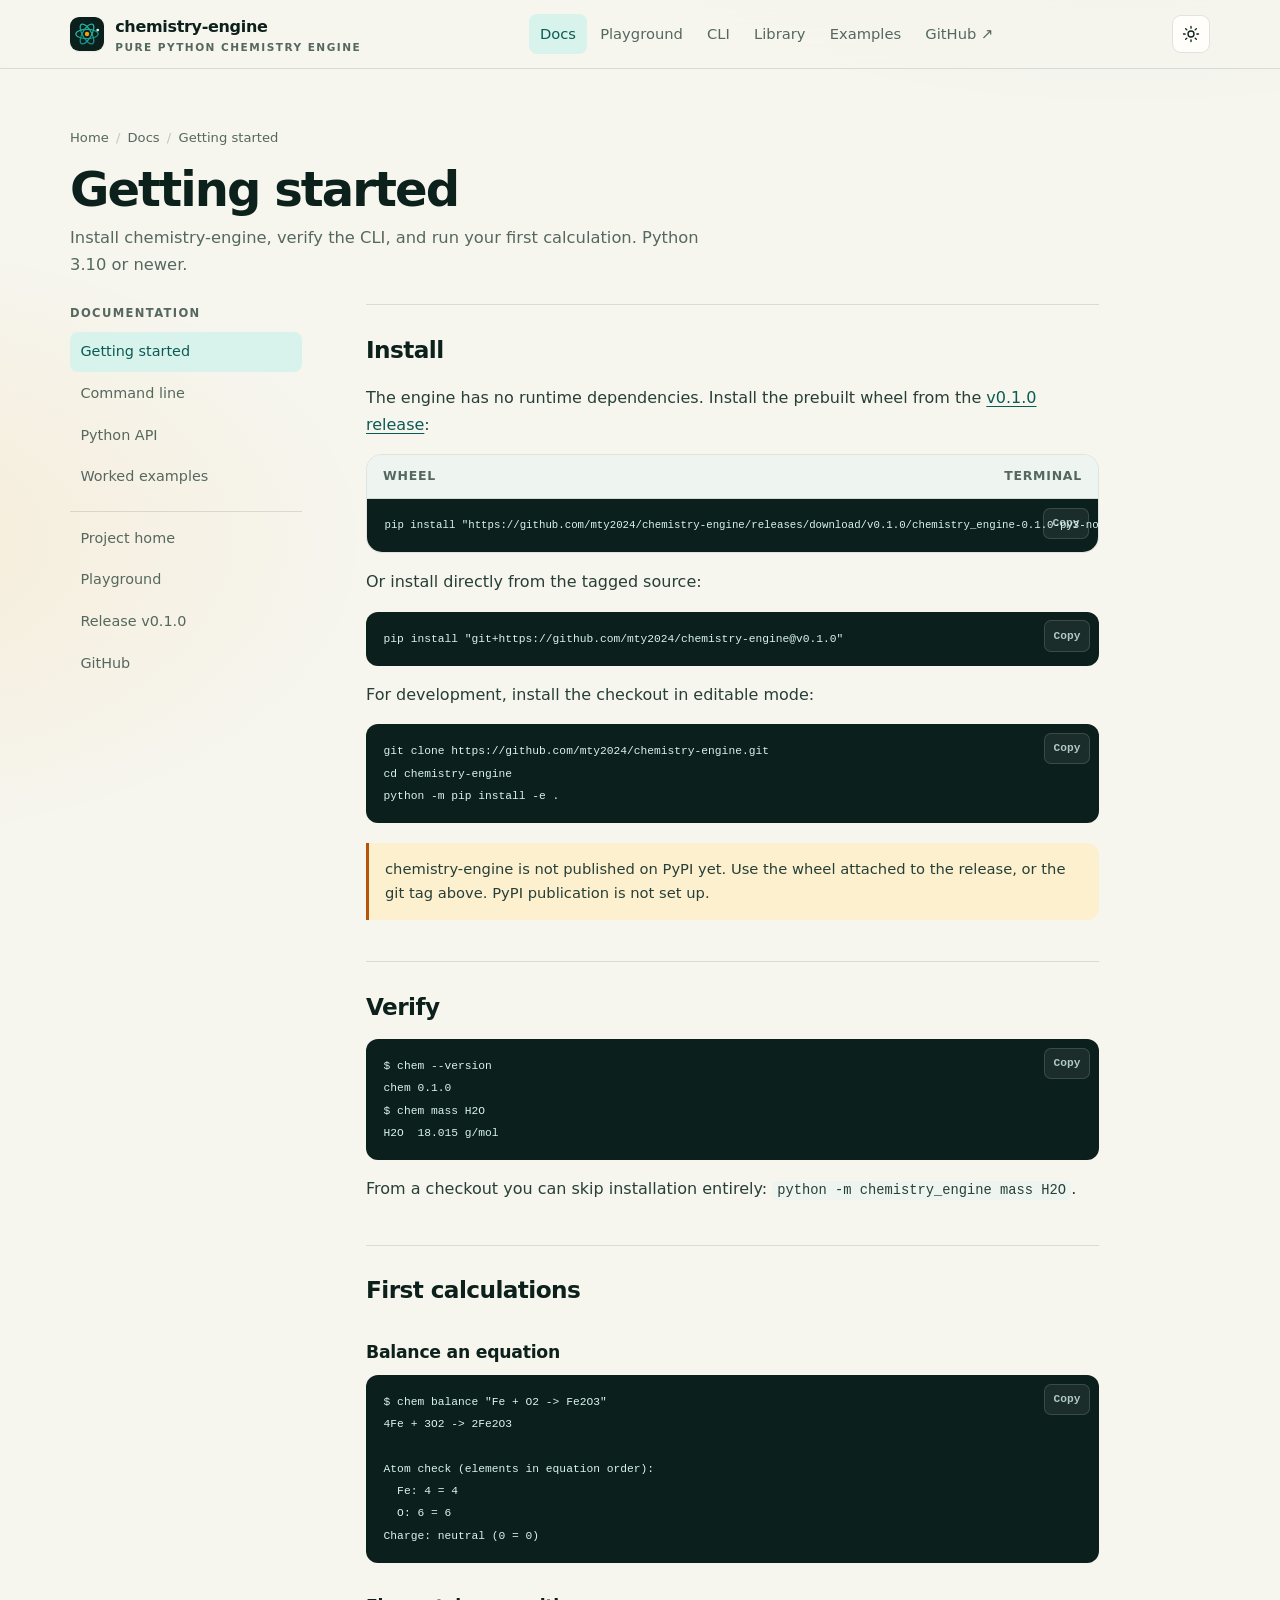
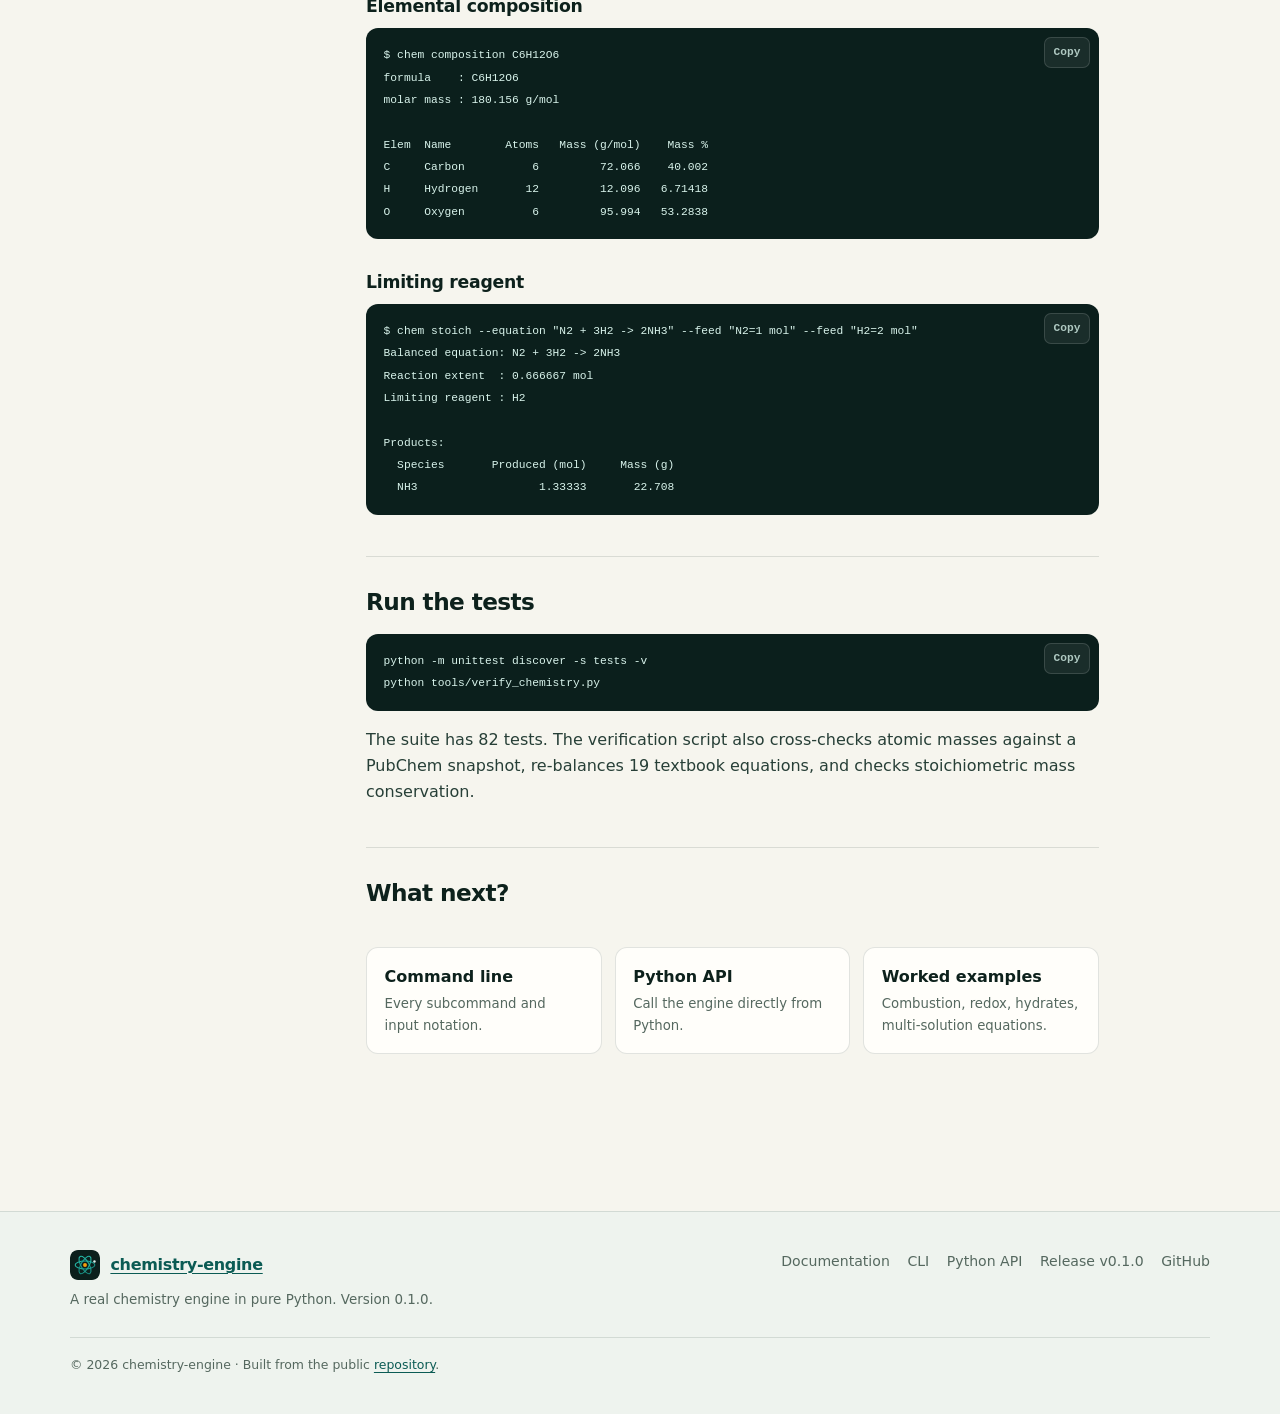
<file: site/docs/index.html>
<!doctype html>
<html lang="en">
<head>
  <meta charset="utf-8">
  <meta name="viewport" content="width=device-width, initial-scale=1">
  <title>Getting started — chemistry-engine</title>
  <meta name="description" content="Install the chemistry-engine wheel, verify the CLI, and run your first formulas, balances, and stoichiometry calculations.">
  <link rel="icon" href="../assets/logo.svg" type="image/svg+xml">
  <script>
    (function () {
      try {
        var stored = localStorage.getItem("chemistry-engine-theme");
        var dark = window.matchMedia("(prefers-color-scheme: dark)").matches;
        document.documentElement.dataset.theme = stored || (dark ? "dark" : "light");
      } catch (error) {}
    })();
  </script>
  <link rel="stylesheet" href="../assets/styles.css">
  <script defer src="../assets/site.js"></script>
</head>
<body>
  <a class="skip-link" href="#main">Skip to content</a>

  <header class="site-header">
    <div class="container">
      <a class="brand" href="../index.html">
        <img src="../assets/logo.svg" alt="" width="34" height="34">
        <span>chemistry-engine<small>pure python chemistry engine</small></span>
      </a>
      <nav class="nav" id="primary-nav" data-nav aria-label="Primary">
        <a href="index.html" aria-current="page">Docs</a>
        <a href="../playground.html">Playground</a>
        <a href="cli.html">CLI</a>
        <a href="library.html">Library</a>
        <a href="examples.html">Examples</a>
        <a href="https://github.com/mty2024/chemistry-engine" rel="noopener">GitHub ↗</a>
      </nav>
      <div class="header-actions">
        <button class="icon-btn" type="button" data-theme-toggle aria-label="Switch theme" aria-pressed="false">
          <svg viewBox="0 0 24 24" fill="none" stroke="currentColor" stroke-width="1.8" stroke-linecap="round" aria-hidden="true"><circle cx="12" cy="12" r="4"></circle><path d="M12 2v2.2M12 19.8V22M2 12h2.2M19.8 12H22M4.9 4.9l1.6 1.6M17.5 17.5l1.6 1.6M19.1 4.9l-1.6 1.6M6.5 17.5l-1.6 1.6"></path></svg>
        </button>
        <button class="icon-btn menu-toggle" type="button" data-menu-toggle aria-expanded="false" aria-controls="primary-nav" aria-label="Open navigation">
          <svg viewBox="0 0 24 24" fill="none" stroke="currentColor" stroke-width="2" stroke-linecap="round" aria-hidden="true"><path d="M4 7h16M4 12h16M4 17h16"></path></svg>
        </button>
      </div>
    </div>
  </header>

  <main id="main">
    <section class="docs-hero">
      <div class="container">
        <ol class="breadcrumb">
          <li><a href="../index.html">Home</a></li>
          <li>Docs</li>
          <li>Getting started</li>
        </ol>
        <h1>Getting started</h1>
        <p>Install chemistry-engine, verify the CLI, and run your first calculation. Python 3.10 or newer.</p>
      </div>
    </section>

    <div class="container docs-layout">
      <aside class="docs-sidebar">
        <p class="sidebar-title">Documentation</p>
        <nav data-docs-nav aria-label="Documentation">
          <a href="index.html">Getting started</a>
          <a href="cli.html">Command line</a>
          <a href="library.html">Python API</a>
          <a href="examples.html">Worked examples</a>
        </nav>
        <hr class="sidebar-sep">
        <nav aria-label="Elsewhere">
          <a href="../index.html">Project home</a>
          <a href="../playground.html">Playground</a>
          <a href="https://github.com/mty2024/chemistry-engine/releases/tag/v0.1.0" rel="noopener">Release v0.1.0</a>
          <a href="https://github.com/mty2024/chemistry-engine" rel="noopener">GitHub</a>
        </nav>
      </aside>

      <article class="doc-body">
        <h2>Install</h2>
        <p>
          The engine has no runtime dependencies. Install the prebuilt wheel from the
          <a href="https://github.com/mty2024/chemistry-engine/releases/tag/v0.1.0" rel="noopener">v0.1.0 release</a>:
        </p>
        <div class="code-card">
          <header><span>Wheel</span><span>terminal</span></header>
          <pre><code>pip install "https://github.com/mty2024/chemistry-engine/releases/download/v0.1.0/chemistry_engine-0.1.0-py3-none-any.whl"</code></pre>
        </div>
        <p>Or install directly from the tagged source:</p>
        <pre><code>pip install "git+https://github.com/mty2024/chemistry-engine@v0.1.0"</code></pre>
        <p>For development, install the checkout in editable mode:</p>
        <pre><code>git clone https://github.com/mty2024/chemistry-engine.git
cd chemistry-engine
python -m pip install -e .</code></pre>
        <div class="callout">
          <p>chemistry-engine is not published on PyPI yet. Use the wheel attached to the release, or the git tag above. PyPI publication is not set up.</p>
        </div>

        <h2>Verify</h2>
        <pre><code>$ chem --version
chem 0.1.0
$ chem mass H2O
H2O  18.015 g/mol</code></pre>
        <p>
          From a checkout you can skip installation entirely:
          <code>python -m chemistry_engine mass H2O</code>.
        </p>

        <h2>First calculations</h2>
        <h3>Balance an equation</h3>
        <pre><code>$ chem balance "Fe + O2 -> Fe2O3"
4Fe + 3O2 -> 2Fe2O3

Atom check (elements in equation order):
  Fe: 4 = 4
  O: 6 = 6
Charge: neutral (0 = 0)</code></pre>

        <h3>Elemental composition</h3>
        <pre><code>$ chem composition C6H12O6
formula    : C6H12O6
molar mass : 180.156 g/mol

Elem  Name        Atoms   Mass (g/mol)    Mass %
C     Carbon          6         72.066    40.002
H     Hydrogen       12         12.096   6.71418
O     Oxygen          6         95.994   53.2838</code></pre>

        <h3>Limiting reagent</h3>
        <pre><code>$ chem stoich --equation "N2 + 3H2 -> 2NH3" --feed "N2=1 mol" --feed "H2=2 mol"
Balanced equation: N2 + 3H2 -> 2NH3
Reaction extent  : 0.666667 mol
Limiting reagent : H2

Products:
  Species       Produced (mol)     Mass (g)
  NH3                  1.33333       22.708</code></pre>

        <h2>Run the tests</h2>
        <pre><code>python -m unittest discover -s tests -v
python tools/verify_chemistry.py</code></pre>
        <p>
          The suite has 82 tests. The verification script also cross-checks atomic
          masses against a PubChem snapshot, re-balances 19 textbook equations, and
          checks stoichiometric mass conservation.
        </p>

        <h2>What next?</h2>
        <div class="next-links">
          <a href="cli.html">Command line<span>Every subcommand and input notation.</span></a>
          <a href="library.html">Python API<span>Call the engine directly from Python.</span></a>
          <a href="examples.html">Worked examples<span>Combustion, redox, hydrates, multi-solution equations.</span></a>
        </div>
      </article>
    </div>
  </main>

  <footer class="site-footer">
    <div class="container">
      <div class="footer-grid">
        <div>
          <a class="footer-brand" href="../index.html">
            <img src="../assets/logo.svg" alt="" width="30" height="30">
            <span>chemistry-engine</span>
          </a>
          <p class="footer-meta">A real chemistry engine in pure Python. Version 0.1.0.</p>
        </div>
        <ul class="footer-links">
          <li><a href="index.html">Documentation</a></li>
          <li><a href="cli.html">CLI</a></li>
          <li><a href="library.html">Python API</a></li>
          <li><a href="https://github.com/mty2024/chemistry-engine/releases/tag/v0.1.0" rel="noopener">Release v0.1.0</a></li>
          <li><a href="https://github.com/mty2024/chemistry-engine" rel="noopener">GitHub</a></li>
        </ul>
      </div>
      <div class="footer-bottom">
        © <span data-year>2026</span> chemistry-engine · Built from the public
        <a href="https://github.com/mty2024/chemistry-engine" rel="noopener">repository</a>.
      </div>
    </div>
  </footer>
</body>
</html>
</file>
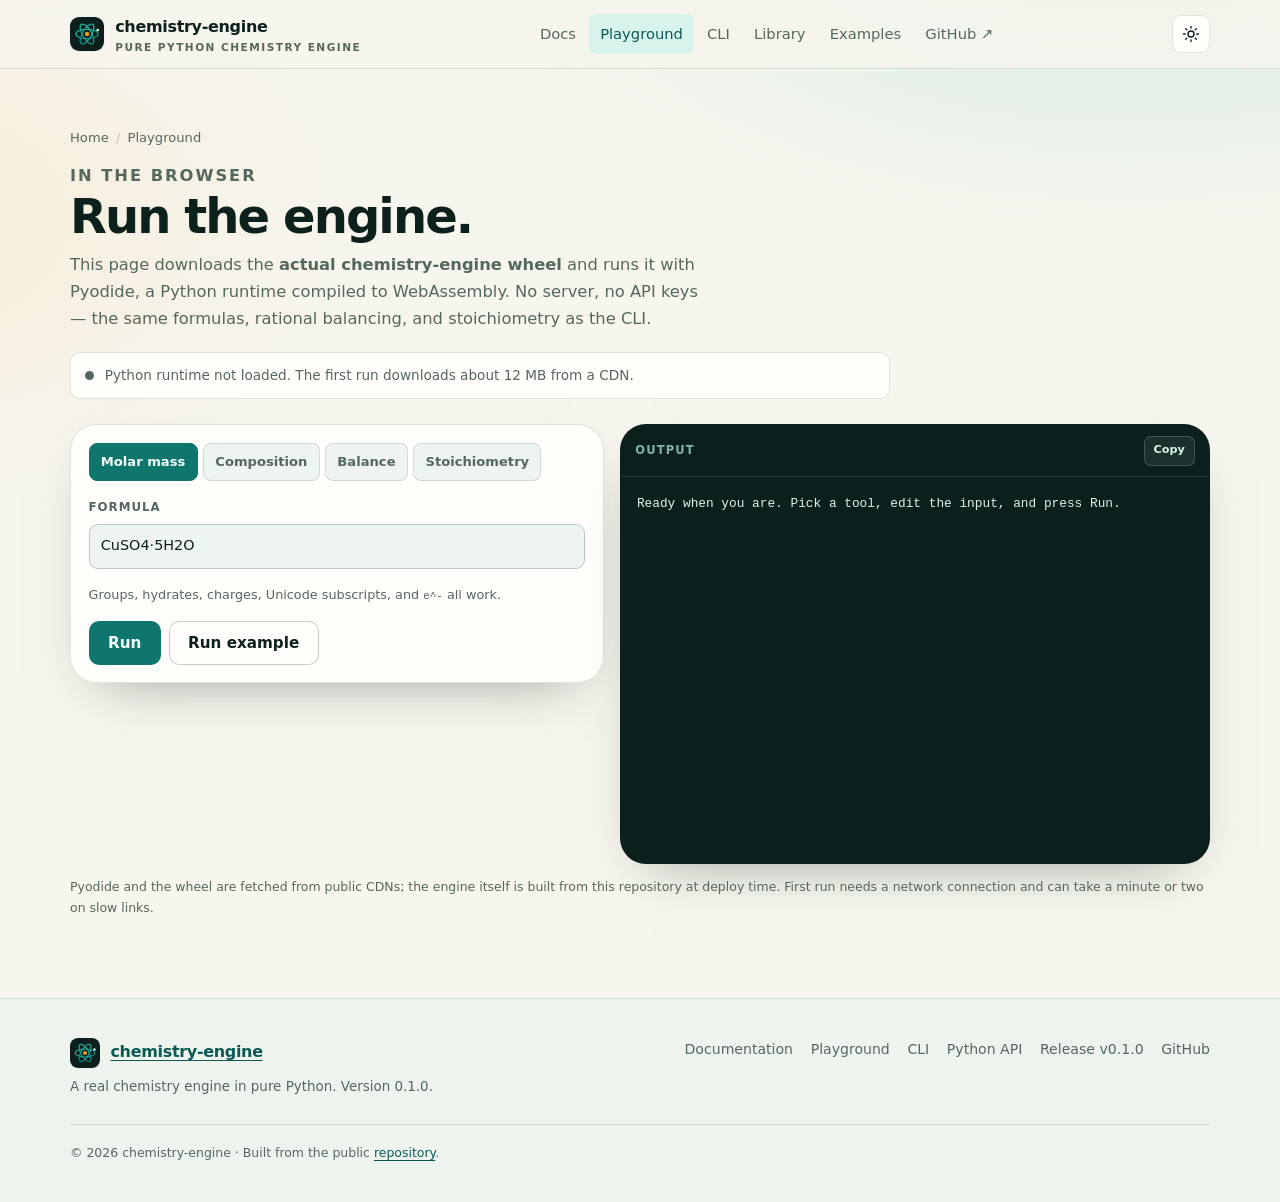
<file: site/playground.html>
<!doctype html>
<html lang="en">
<head>
  <meta charset="utf-8">
  <meta name="viewport" content="width=device-width, initial-scale=1">
  <title>Playground — chemistry-engine</title>
  <meta name="description" content="Run the real chemistry-engine Python package in your browser. Compute molar mass, composition, balance equations, and calculate limiting reagents with Pyodide.">
  <meta property="og:title" content="chemistry-engine playground">
  <meta property="og:description" content="Run the real chemistry engine in your browser, powered by Pyodide.">
  <link rel="icon" href="assets/logo.svg" type="image/svg+xml">
  <script>
    (function () {
      try {
        var stored = localStorage.getItem("chemistry-engine-theme");
        var dark = window.matchMedia("(prefers-color-scheme: dark)").matches;
        document.documentElement.dataset.theme = stored || (dark ? "dark" : "light");
      } catch (error) {}
    })();
  </script>
  <link rel="stylesheet" href="assets/styles.css">
  <script defer src="assets/site.js"></script>
  <script defer src="assets/playground.js"></script>
</head>
<body>
  <a class="skip-link" href="#main">Skip to content</a>

  <header class="site-header">
    <div class="container">
      <a class="brand" href="index.html">
        <img src="assets/logo.svg" alt="" width="34" height="34">
        <span>chemistry-engine<small>pure python chemistry engine</small></span>
      </a>
      <nav class="nav" id="primary-nav" data-nav aria-label="Primary">
        <a href="docs/index.html">Docs</a>
        <a href="playground.html" aria-current="page">Playground</a>
        <a href="docs/cli.html">CLI</a>
        <a href="docs/library.html">Library</a>
        <a href="docs/examples.html">Examples</a>
        <a href="https://github.com/mty2024/chemistry-engine" rel="noopener">GitHub ↗</a>
      </nav>
      <div class="header-actions">
        <button class="icon-btn" type="button" data-theme-toggle aria-label="Switch theme" aria-pressed="false">
          <svg viewBox="0 0 24 24" fill="none" stroke="currentColor" stroke-width="1.8" stroke-linecap="round" aria-hidden="true"><circle cx="12" cy="12" r="4"></circle><path d="M12 2v2.2M12 19.8V22M2 12h2.2M19.8 12H22M4.9 4.9l1.6 1.6M17.5 17.5l1.6 1.6M19.1 4.9l-1.6 1.6M6.5 17.5l-1.6 1.6"></path></svg>
        </button>
        <button class="icon-btn menu-toggle" type="button" data-menu-toggle aria-expanded="false" aria-controls="primary-nav" aria-label="Open navigation">
          <svg viewBox="0 0 24 24" fill="none" stroke="currentColor" stroke-width="2" stroke-linecap="round" aria-hidden="true"><path d="M4 7h16M4 12h16M4 17h16"></path></svg>
        </button>
      </div>
    </div>
  </header>

  <main id="main">
    <section class="docs-hero">
      <div class="container">
        <ol class="breadcrumb">
          <li><a href="index.html">Home</a></li>
          <li>Playground</li>
        </ol>
        <p class="kicker">In the browser</p>
        <h1>Run the engine.</h1>
        <p>
          This page downloads the <strong>actual chemistry-engine wheel</strong> and runs it
          with Pyodide, a Python runtime compiled to WebAssembly. No server, no API keys —
          the same formulas, rational balancing, and stoichiometry as the CLI.
        </p>
        <div class="engine-banner" data-engine-banner data-state="idle">
          <span class="engine-dot" aria-hidden="true"></span>
          <span data-engine-status>Python runtime not loaded. The first run downloads about 12 MB and can take a minute on a slow connection.</span>
        </div>
      </div>
    </section>

    <section class="section" style="padding-top:0">
      <div class="container">
        <noscript>
          <p class="callout">The playground needs JavaScript and WebAssembly. Use the CLI or Python API instead.</p>
        </noscript>

        <div class="playground">
          <form class="playground-panel" data-playground-form>
            <div class="op-tabs" role="tablist" aria-label="Calculation type">
              <button type="button" role="tab" data-op="mass" aria-selected="true">Molar mass</button>
              <button type="button" role="tab" data-op="composition" aria-selected="false">Composition</button>
              <button type="button" role="tab" data-op="balance" aria-selected="false">Balance</button>
              <button type="button" role="tab" data-op="stoich" aria-selected="false">Stoichiometry</button>
            </div>

            <div class="op-panel" data-panel="mass">
              <div class="field">
                <label for="mass-formula">Formula</label>
                <input id="mass-formula" type="text" data-formula value="CuSO4·5H2O" autocomplete="off" spellcheck="false">
              </div>
              <p class="playground-hint">Groups, hydrates, charges, Unicode subscripts, and <code>e^-</code> all work.</p>
            </div>

            <div class="op-panel" data-panel="composition" hidden>
              <div class="field">
                <label for="composition-formula">Formula</label>
                <input id="composition-formula" type="text" data-formula value="C6H12O6" autocomplete="off" spellcheck="false">
              </div>
              <p class="playground-hint">Elemental masses and mass percentages, in Hill order.</p>
            </div>

            <div class="op-panel" data-panel="balance" hidden>
              <div class="field">
                <label for="balance-equation">Equation</label>
                <textarea id="balance-equation" data-equation rows="3" spellcheck="false">Fe + O2 -&gt; Fe2O3</textarea>
              </div>
              <p class="playground-hint">Arrows: <code>-&gt;</code>, <code>→</code>, <code>=&gt;</code>, <code>=</code>; ions like <code>Fe^2+</code>.</p>
            </div>

            <div class="op-panel" data-panel="stoich" hidden>
              <div class="field">
                <label for="stoich-equation">Equation</label>
                <textarea id="stoich-equation" data-equation rows="2" spellcheck="false">N2 + 3H2 -&gt; 2NH3</textarea>
              </div>
              <div class="field">
                <span class="field-label">Reactant feeds</span>
                <div data-feeds>
                  <div class="feed-row">
                    <input type="text" data-feed-species value="N2" placeholder="Species" aria-label="Feed species" autocomplete="off">
                    <input type="number" data-feed-amount step="any" value="1" placeholder="Amount" aria-label="Feed amount">
                    <select data-feed-unit aria-label="Feed unit">
                      <option value="mol">mol</option><option value="mmol">mmol</option><option value="umol">umol</option>
                      <option value="g">g</option><option value="kg">kg</option><option value="mg">mg</option><option value="ug">ug</option>
                    </select>
                    <button type="button" class="feed-remove" data-remove-feed aria-label="Remove feed">×</button>
                  </div>
                  <div class="feed-row">
                    <input type="text" data-feed-species value="H2" placeholder="Species" aria-label="Feed species" autocomplete="off">
                    <input type="number" data-feed-amount step="any" value="2" placeholder="Amount" aria-label="Feed amount">
                    <select data-feed-unit aria-label="Feed unit">
                      <option value="mol">mol</option><option value="mmol">mmol</option><option value="umol">umol</option>
                      <option value="g">g</option><option value="kg">kg</option><option value="mg">mg</option><option value="ug">ug</option>
                    </select>
                    <button type="button" class="feed-remove" data-remove-feed aria-label="Remove feed">×</button>
                  </div>
                </div>
                <button type="button" class="feed-add" data-add-feed>+ Add feed</button>
              </div>
            </div>

            <div class="playground-actions">
              <button class="btn btn-primary" type="submit" data-run>Run</button>
              <button class="btn btn-ghost" type="button" data-example>Run example</button>
            </div>
          </form>

          <section class="playground-output" aria-label="Playground output">
            <div class="output-head">
              <span>Output</span>
              <button class="copy-inline" type="button" data-copy-output>Copy</button>
            </div>
            <pre data-playground-output data-no-copy aria-live="polite">Ready when you are. Pick a tool, edit the input, and press Run.</pre>
          </section>
        </div>

        <p class="explorer-note">
          Pyodide and the wheel are fetched from public CDNs; the engine itself is built
          from this repository at deploy time. First run needs a network connection and can
          take a minute or two on slow links.
        </p>
      </div>
    </section>
  </main>

  <footer class="site-footer">
    <div class="container">
      <div class="footer-grid">
        <div>
          <a class="footer-brand" href="index.html">
            <img src="assets/logo.svg" alt="" width="30" height="30">
            <span>chemistry-engine</span>
          </a>
          <p class="footer-meta">A real chemistry engine in pure Python. Version 0.1.0.</p>
        </div>
        <ul class="footer-links">
          <li><a href="docs/index.html">Documentation</a></li>
          <li><a href="playground.html">Playground</a></li>
          <li><a href="docs/cli.html">CLI</a></li>
          <li><a href="docs/library.html">Python API</a></li>
          <li><a href="https://github.com/mty2024/chemistry-engine/releases/tag/v0.1.0" rel="noopener">Release v0.1.0</a></li>
          <li><a href="https://github.com/mty2024/chemistry-engine" rel="noopener">GitHub</a></li>
        </ul>
      </div>
      <div class="footer-bottom">
        © <span data-year>2026</span> chemistry-engine · Built from the public
        <a href="https://github.com/mty2024/chemistry-engine" rel="noopener">repository</a>.
      </div>
    </div>
  </footer>
</body>
</html>
</file>
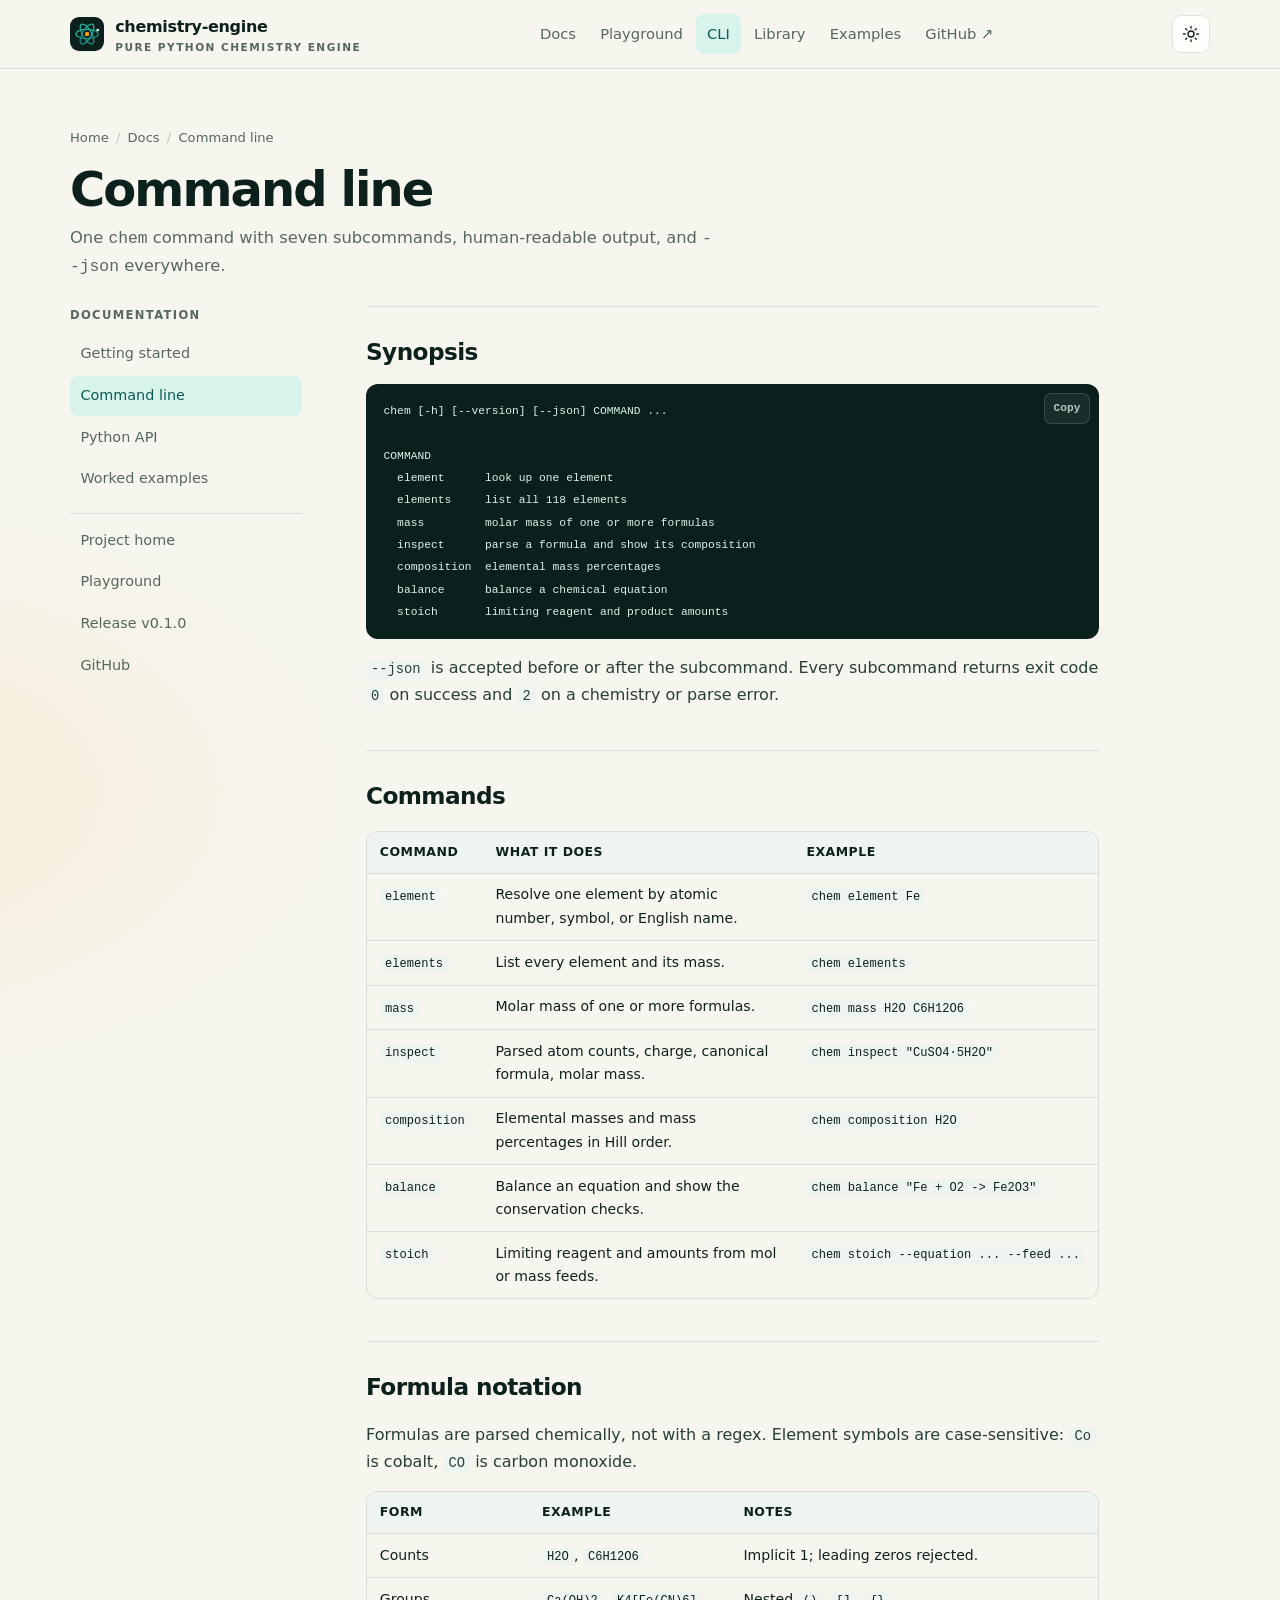
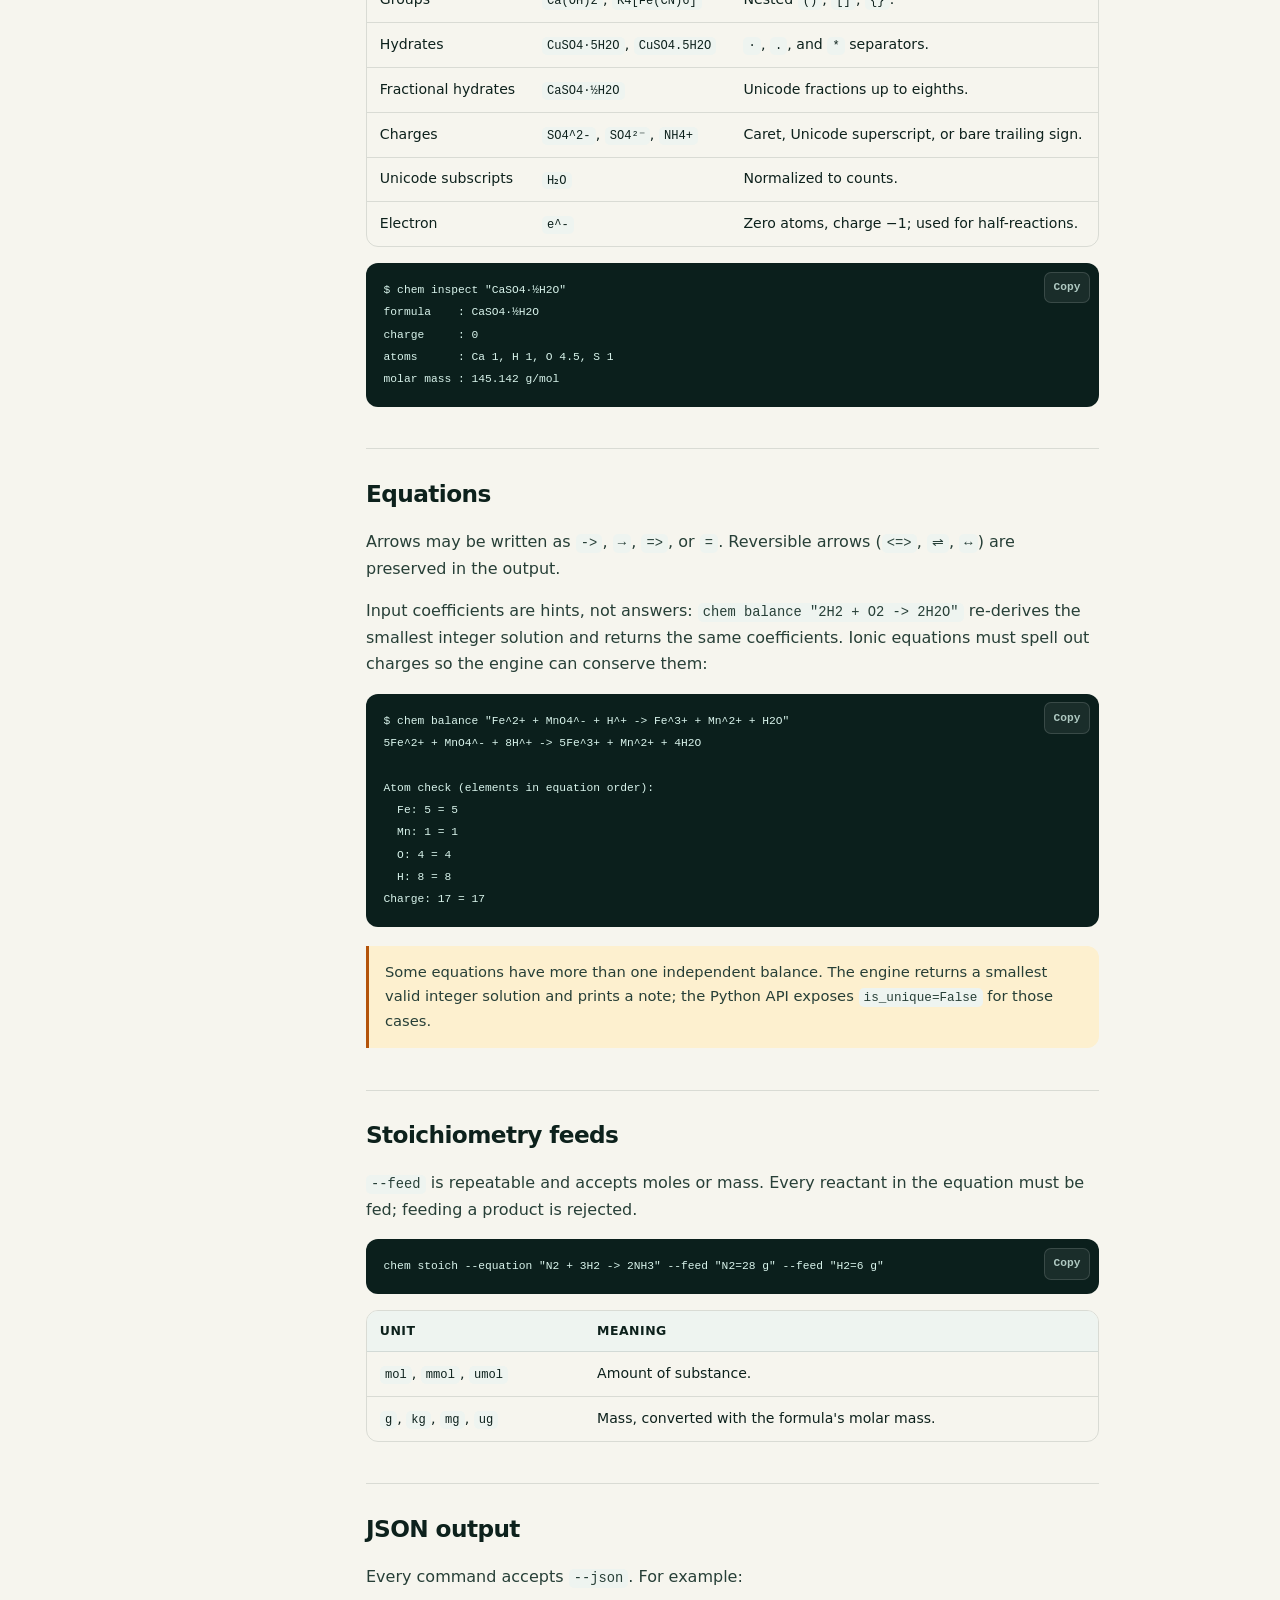
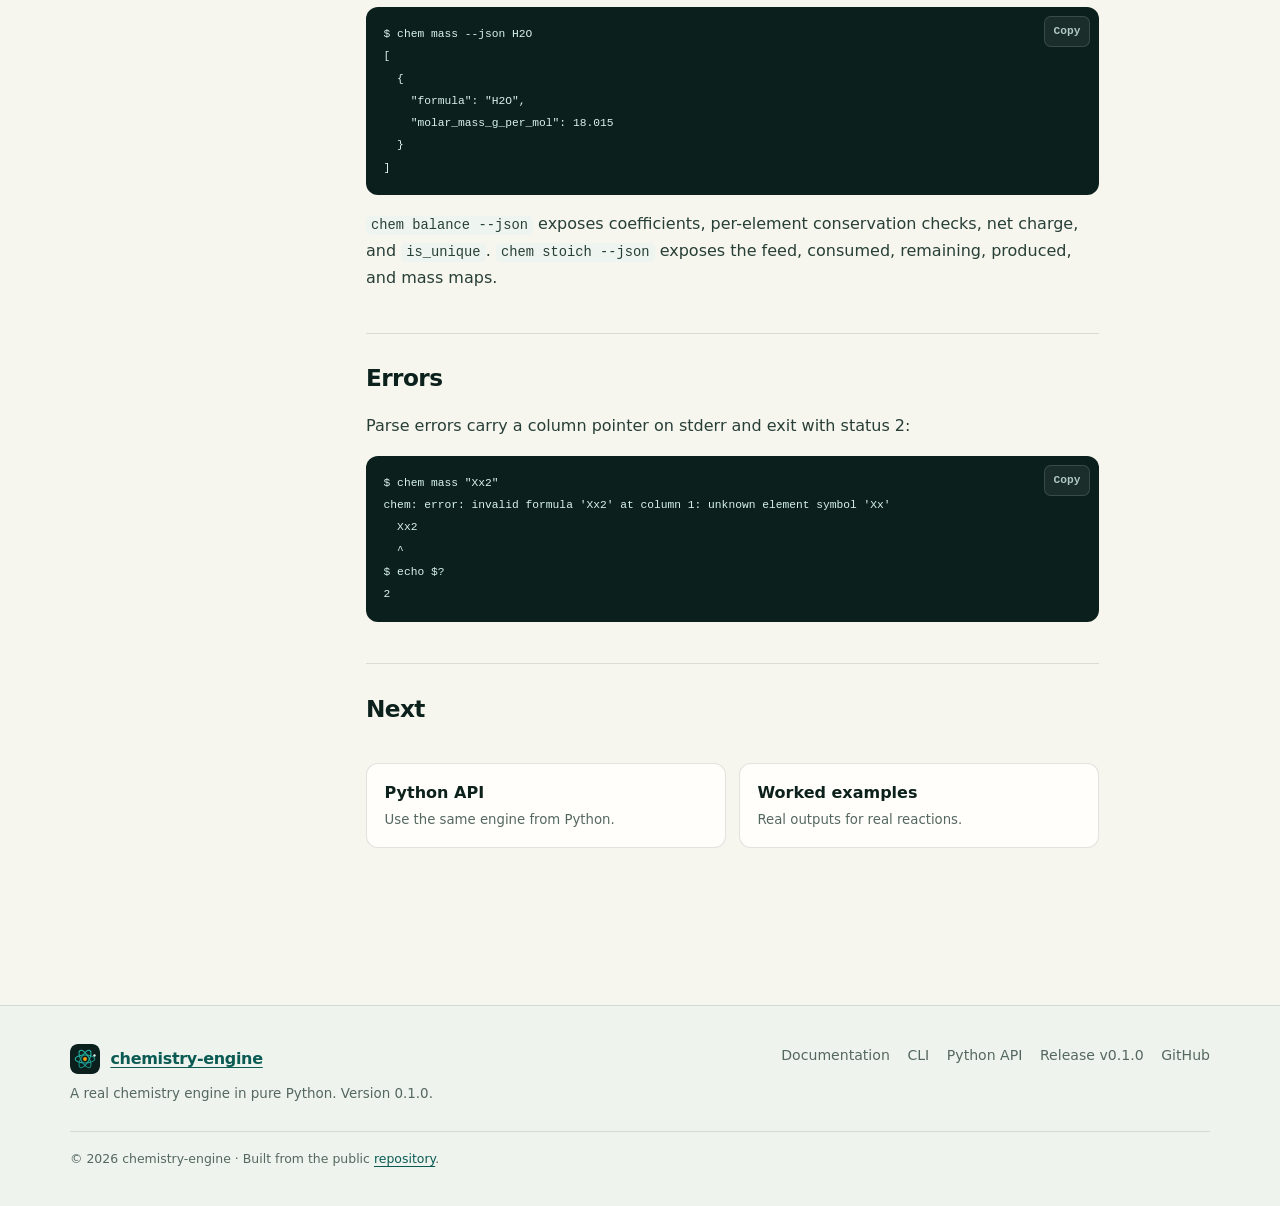
<file: site/docs/cli.html>
<!doctype html>
<html lang="en">
<head>
  <meta charset="utf-8">
  <meta name="viewport" content="width=device-width, initial-scale=1">
  <title>Command line — chemistry-engine</title>
  <meta name="description" content="Reference for the chem CLI: element lookup, molar mass, composition, equation balancing, stoichiometry, formula notation, feeds, and JSON output.">
  <link rel="icon" href="../assets/logo.svg" type="image/svg+xml">
  <script>
    (function () {
      try {
        var stored = localStorage.getItem("chemistry-engine-theme");
        var dark = window.matchMedia("(prefers-color-scheme: dark)").matches;
        document.documentElement.dataset.theme = stored || (dark ? "dark" : "light");
      } catch (error) {}
    })();
  </script>
  <link rel="stylesheet" href="../assets/styles.css">
  <script defer src="../assets/site.js"></script>
</head>
<body>
  <a class="skip-link" href="#main">Skip to content</a>

  <header class="site-header">
    <div class="container">
      <a class="brand" href="../index.html">
        <img src="../assets/logo.svg" alt="" width="34" height="34">
        <span>chemistry-engine<small>pure python chemistry engine</small></span>
      </a>
      <nav class="nav" id="primary-nav" data-nav aria-label="Primary">
        <a href="index.html">Docs</a>
        <a href="../playground.html">Playground</a>
        <a href="cli.html" aria-current="page">CLI</a>
        <a href="library.html">Library</a>
        <a href="examples.html">Examples</a>
        <a href="https://github.com/mty2024/chemistry-engine" rel="noopener">GitHub ↗</a>
      </nav>
      <div class="header-actions">
        <button class="icon-btn" type="button" data-theme-toggle aria-label="Switch theme" aria-pressed="false">
          <svg viewBox="0 0 24 24" fill="none" stroke="currentColor" stroke-width="1.8" stroke-linecap="round" aria-hidden="true"><circle cx="12" cy="12" r="4"></circle><path d="M12 2v2.2M12 19.8V22M2 12h2.2M19.8 12H22M4.9 4.9l1.6 1.6M17.5 17.5l1.6 1.6M19.1 4.9l-1.6 1.6M6.5 17.5l-1.6 1.6"></path></svg>
        </button>
        <button class="icon-btn menu-toggle" type="button" data-menu-toggle aria-expanded="false" aria-controls="primary-nav" aria-label="Open navigation">
          <svg viewBox="0 0 24 24" fill="none" stroke="currentColor" stroke-width="2" stroke-linecap="round" aria-hidden="true"><path d="M4 7h16M4 12h16M4 17h16"></path></svg>
        </button>
      </div>
    </div>
  </header>

  <main id="main">
    <section class="docs-hero">
      <div class="container">
        <ol class="breadcrumb">
          <li><a href="../index.html">Home</a></li>
          <li><a href="index.html">Docs</a></li>
          <li>Command line</li>
        </ol>
        <h1>Command line</h1>
        <p>One <code>chem</code> command with seven subcommands, human-readable output, and <code>--json</code> everywhere.</p>
      </div>
    </section>

    <div class="container docs-layout">
      <aside class="docs-sidebar">
        <p class="sidebar-title">Documentation</p>
        <nav data-docs-nav aria-label="Documentation">
          <a href="index.html">Getting started</a>
          <a href="cli.html">Command line</a>
          <a href="library.html">Python API</a>
          <a href="examples.html">Worked examples</a>
        </nav>
        <hr class="sidebar-sep">
        <nav aria-label="Elsewhere">
          <a href="../index.html">Project home</a>
          <a href="../playground.html">Playground</a>
          <a href="https://github.com/mty2024/chemistry-engine/releases/tag/v0.1.0" rel="noopener">Release v0.1.0</a>
          <a href="https://github.com/mty2024/chemistry-engine" rel="noopener">GitHub</a>
        </nav>
      </aside>

      <article class="doc-body">
        <h2>Synopsis</h2>
        <pre><code>chem [-h] [--version] [--json] COMMAND ...

COMMAND
  element      look up one element
  elements     list all 118 elements
  mass         molar mass of one or more formulas
  inspect      parse a formula and show its composition
  composition  elemental mass percentages
  balance      balance a chemical equation
  stoich       limiting reagent and product amounts</code></pre>
        <p>
          <code>--json</code> is accepted before or after the subcommand. Every
          subcommand returns exit code <code>0</code> on success and <code>2</code> on a
          chemistry or parse error.
        </p>

        <h2>Commands</h2>
        <div class="table-wrap">
          <table>
            <thead><tr><th>Command</th><th>What it does</th><th>Example</th></tr></thead>
            <tbody>
              <tr><td><code>element</code></td><td>Resolve one element by atomic number, symbol, or English name.</td><td><code>chem element Fe</code></td></tr>
              <tr><td><code>elements</code></td><td>List every element and its mass.</td><td><code>chem elements</code></td></tr>
              <tr><td><code>mass</code></td><td>Molar mass of one or more formulas.</td><td><code>chem mass H2O C6H12O6</code></td></tr>
              <tr><td><code>inspect</code></td><td>Parsed atom counts, charge, canonical formula, molar mass.</td><td><code>chem inspect "CuSO4·5H2O"</code></td></tr>
              <tr><td><code>composition</code></td><td>Elemental masses and mass percentages in Hill order.</td><td><code>chem composition H2O</code></td></tr>
              <tr><td><code>balance</code></td><td>Balance an equation and show the conservation checks.</td><td><code>chem balance "Fe + O2 -> Fe2O3"</code></td></tr>
              <tr><td><code>stoich</code></td><td>Limiting reagent and amounts from mol or mass feeds.</td><td><code>chem stoich --equation ... --feed ...</code></td></tr>
            </tbody>
          </table>
        </div>

        <h2>Formula notation</h2>
        <p>
          Formulas are parsed chemically, not with a regex. Element symbols are
          case-sensitive: <code>Co</code> is cobalt, <code>CO</code> is carbon monoxide.
        </p>
        <div class="table-wrap">
          <table>
            <thead><tr><th>Form</th><th>Example</th><th>Notes</th></tr></thead>
            <tbody>
              <tr><td>Counts</td><td><code>H2O</code>, <code>C6H12O6</code></td><td>Implicit 1; leading zeros rejected.</td></tr>
              <tr><td>Groups</td><td><code>Ca(OH)2</code>, <code>K4[Fe(CN)6]</code></td><td>Nested <code>()</code>, <code>[]</code>, <code>{}</code>.</td></tr>
              <tr><td>Hydrates</td><td><code>CuSO4·5H2O</code>, <code>CuSO4.5H2O</code></td><td><code>·</code>, <code>.</code>, and <code>*</code> separators.</td></tr>
              <tr><td>Fractional hydrates</td><td><code>CaSO4·½H2O</code></td><td>Unicode fractions up to eighths.</td></tr>
              <tr><td>Charges</td><td><code>SO4^2-</code>, <code>SO4²⁻</code>, <code>NH4+</code></td><td>Caret, Unicode superscript, or bare trailing sign.</td></tr>
              <tr><td>Unicode subscripts</td><td><code>H₂O</code></td><td>Normalized to counts.</td></tr>
              <tr><td>Electron</td><td><code>e^-</code></td><td>Zero atoms, charge −1; used for half-reactions.</td></tr>
            </tbody>
          </table>
        </div>
        <pre><code>$ chem inspect "CaSO4·½H2O"
formula    : CaSO4·½H2O
charge     : 0
atoms      : Ca 1, H 1, O 4.5, S 1
molar mass : 145.142 g/mol</code></pre>

        <h2>Equations</h2>
        <p>
          Arrows may be written as <code>-&gt;</code>, <code>→</code>, <code>=&gt;</code>, or
          <code>=</code>. Reversible arrows (<code>&lt;=&gt;</code>, <code>⇌</code>,
          <code>↔</code>) are preserved in the output.
        </p>
        <p>
          Input coefficients are hints, not answers: <code>chem balance "2H2 + O2 -&gt; 2H2O"</code>
          re-derives the smallest integer solution and returns the same coefficients.
          Ionic equations must spell out charges so the engine can conserve them:
        </p>
        <pre><code>$ chem balance "Fe^2+ + MnO4^- + H^+ -> Fe^3+ + Mn^2+ + H2O"
5Fe^2+ + MnO4^- + 8H^+ -> 5Fe^3+ + Mn^2+ + 4H2O

Atom check (elements in equation order):
  Fe: 5 = 5
  Mn: 1 = 1
  O: 4 = 4
  H: 8 = 8
Charge: 17 = 17</code></pre>
        <div class="callout">
          <p>
            Some equations have more than one independent balance. The engine returns a
            smallest valid integer solution and prints a note; the Python API exposes
            <code>is_unique=False</code> for those cases.
          </p>
        </div>

        <h2>Stoichiometry feeds</h2>
        <p>
          <code>--feed</code> is repeatable and accepts moles or mass. Every reactant in
          the equation must be fed; feeding a product is rejected.
        </p>
        <pre><code>chem stoich --equation "N2 + 3H2 -> 2NH3" --feed "N2=28 g" --feed "H2=6 g"</code></pre>
        <div class="table-wrap">
          <table>
            <thead><tr><th>Unit</th><th>Meaning</th></tr></thead>
            <tbody>
              <tr><td><code>mol</code>, <code>mmol</code>, <code>umol</code></td><td>Amount of substance.</td></tr>
              <tr><td><code>g</code>, <code>kg</code>, <code>mg</code>, <code>ug</code></td><td>Mass, converted with the formula's molar mass.</td></tr>
            </tbody>
          </table>
        </div>

        <h2>JSON output</h2>
        <p>Every command accepts <code>--json</code>. For example:</p>
        <pre><code>$ chem mass --json H2O
[
  {
    "formula": "H2O",
    "molar_mass_g_per_mol": 18.015
  }
]</code></pre>
        <p>
          <code>chem balance --json</code> exposes coefficients, per-element
          conservation checks, net charge, and <code>is_unique</code>.
          <code>chem stoich --json</code> exposes the feed, consumed, remaining, produced,
          and mass maps.
        </p>

        <h2>Errors</h2>
        <p>
          Parse errors carry a column pointer on stderr and exit with status 2:
        </p>
        <pre><code>$ chem mass "Xx2"
chem: error: invalid formula 'Xx2' at column 1: unknown element symbol 'Xx'
  Xx2
  ^
$ echo $?
2</code></pre>

        <h2>Next</h2>
        <div class="next-links">
          <a href="library.html">Python API<span>Use the same engine from Python.</span></a>
          <a href="examples.html">Worked examples<span>Real outputs for real reactions.</span></a>
        </div>
      </article>
    </div>
  </main>

  <footer class="site-footer">
    <div class="container">
      <div class="footer-grid">
        <div>
          <a class="footer-brand" href="../index.html">
            <img src="../assets/logo.svg" alt="" width="30" height="30">
            <span>chemistry-engine</span>
          </a>
          <p class="footer-meta">A real chemistry engine in pure Python. Version 0.1.0.</p>
        </div>
        <ul class="footer-links">
          <li><a href="index.html">Documentation</a></li>
          <li><a href="cli.html">CLI</a></li>
          <li><a href="library.html">Python API</a></li>
          <li><a href="https://github.com/mty2024/chemistry-engine/releases/tag/v0.1.0" rel="noopener">Release v0.1.0</a></li>
          <li><a href="https://github.com/mty2024/chemistry-engine" rel="noopener">GitHub</a></li>
        </ul>
      </div>
      <div class="footer-bottom">
        © <span data-year>2026</span> chemistry-engine · Built from the public
        <a href="https://github.com/mty2024/chemistry-engine" rel="noopener">repository</a>.
      </div>
    </div>
  </footer>
</body>
</html>
</file>
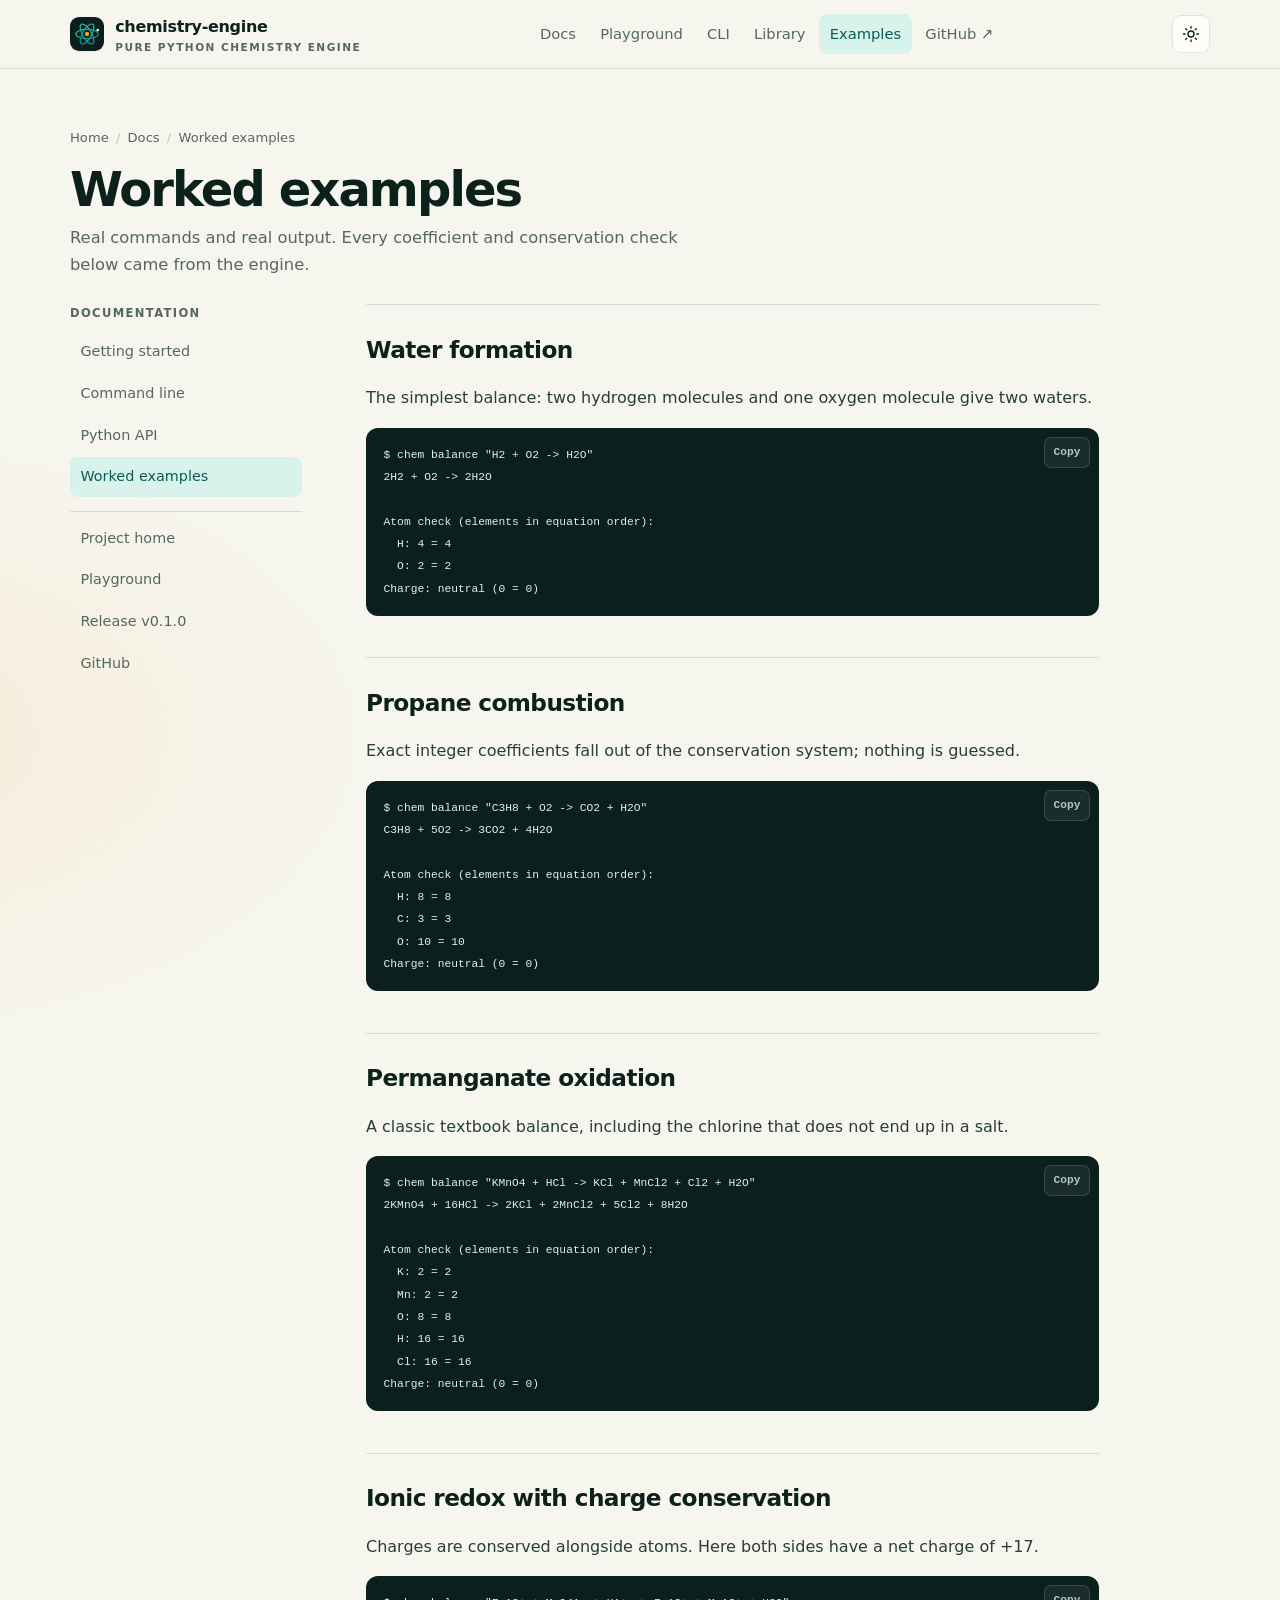
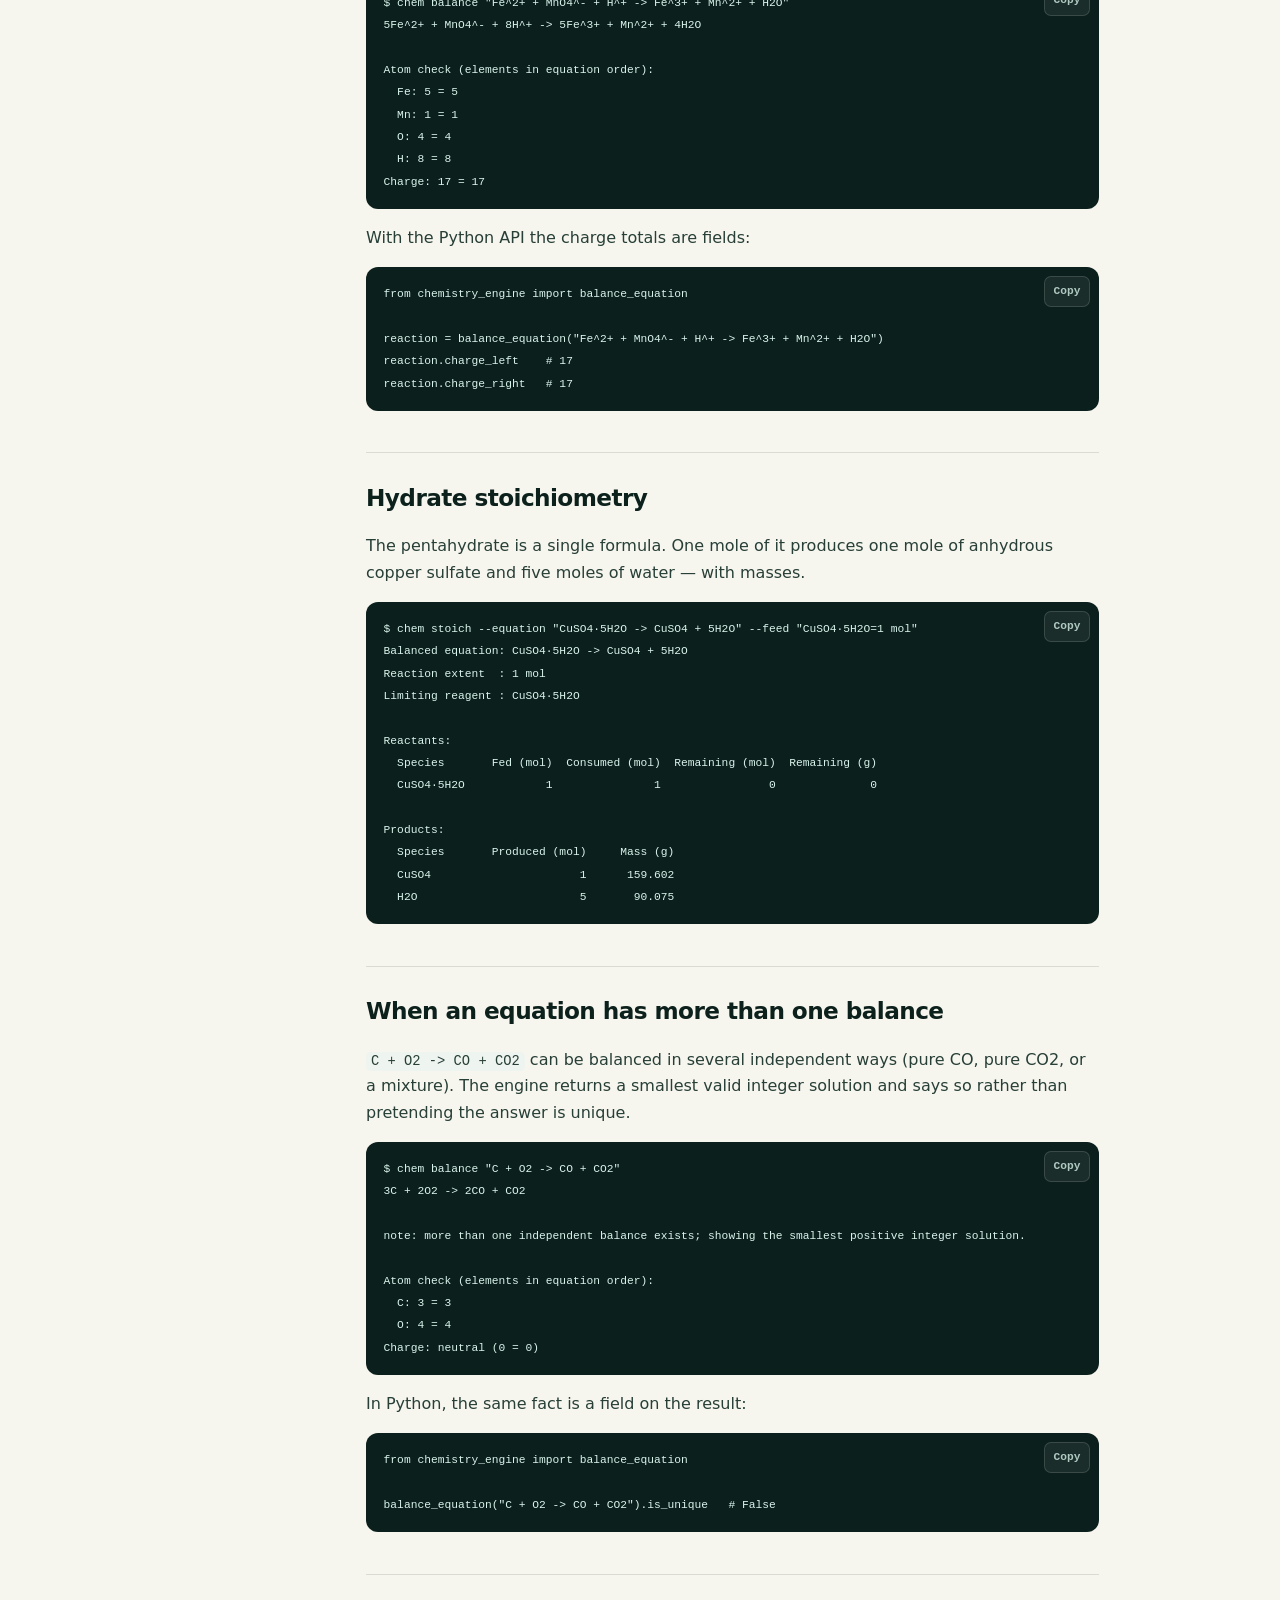
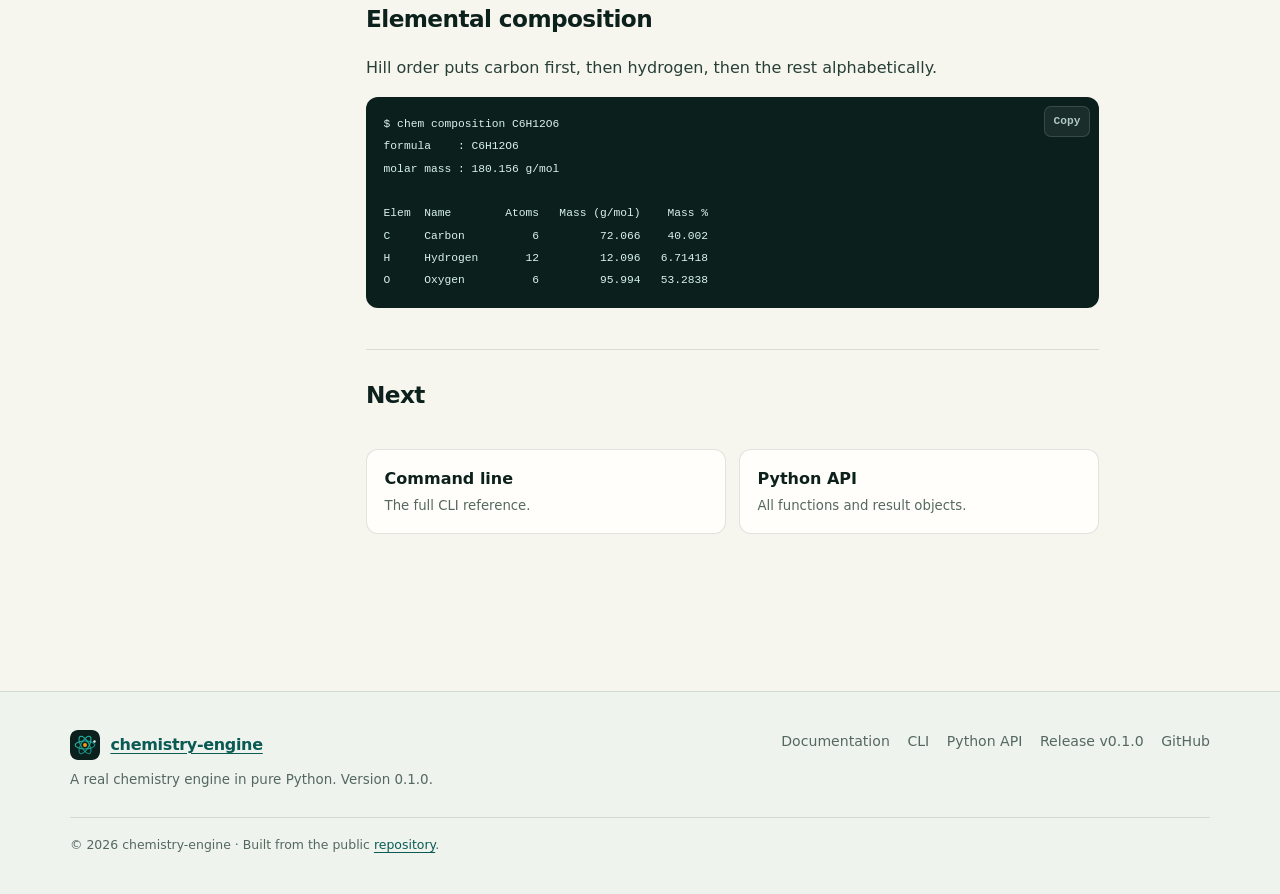
<file: site/docs/examples.html>
<!doctype html>
<html lang="en">
<head>
  <meta charset="utf-8">
  <meta name="viewport" content="width=device-width, initial-scale=1">
  <title>Worked examples — chemistry-engine</title>
  <meta name="description" content="Worked chemistry-engine examples: combustion, permanganate oxidation, ionic redox, hydrates, stoichiometry, and equations with multiple independent balances.">
  <link rel="icon" href="../assets/logo.svg" type="image/svg+xml">
  <script>
    (function () {
      try {
        var stored = localStorage.getItem("chemistry-engine-theme");
        var dark = window.matchMedia("(prefers-color-scheme: dark)").matches;
        document.documentElement.dataset.theme = stored || (dark ? "dark" : "light");
      } catch (error) {}
    })();
  </script>
  <link rel="stylesheet" href="../assets/styles.css">
  <script defer src="../assets/site.js"></script>
</head>
<body>
  <a class="skip-link" href="#main">Skip to content</a>

  <header class="site-header">
    <div class="container">
      <a class="brand" href="../index.html">
        <img src="../assets/logo.svg" alt="" width="34" height="34">
        <span>chemistry-engine<small>pure python chemistry engine</small></span>
      </a>
      <nav class="nav" id="primary-nav" data-nav aria-label="Primary">
        <a href="index.html">Docs</a>
        <a href="../playground.html">Playground</a>
        <a href="cli.html">CLI</a>
        <a href="library.html">Library</a>
        <a href="examples.html" aria-current="page">Examples</a>
        <a href="https://github.com/mty2024/chemistry-engine" rel="noopener">GitHub ↗</a>
      </nav>
      <div class="header-actions">
        <button class="icon-btn" type="button" data-theme-toggle aria-label="Switch theme" aria-pressed="false">
          <svg viewBox="0 0 24 24" fill="none" stroke="currentColor" stroke-width="1.8" stroke-linecap="round" aria-hidden="true"><circle cx="12" cy="12" r="4"></circle><path d="M12 2v2.2M12 19.8V22M2 12h2.2M19.8 12H22M4.9 4.9l1.6 1.6M17.5 17.5l1.6 1.6M19.1 4.9l-1.6 1.6M6.5 17.5l-1.6 1.6"></path></svg>
        </button>
        <button class="icon-btn menu-toggle" type="button" data-menu-toggle aria-expanded="false" aria-controls="primary-nav" aria-label="Open navigation">
          <svg viewBox="0 0 24 24" fill="none" stroke="currentColor" stroke-width="2" stroke-linecap="round" aria-hidden="true"><path d="M4 7h16M4 12h16M4 17h16"></path></svg>
        </button>
      </div>
    </div>
  </header>

  <main id="main">
    <section class="docs-hero">
      <div class="container">
        <ol class="breadcrumb">
          <li><a href="../index.html">Home</a></li>
          <li><a href="index.html">Docs</a></li>
          <li>Worked examples</li>
        </ol>
        <h1>Worked examples</h1>
        <p>Real commands and real output. Every coefficient and conservation check below came from the engine.</p>
      </div>
    </section>

    <div class="container docs-layout">
      <aside class="docs-sidebar">
        <p class="sidebar-title">Documentation</p>
        <nav data-docs-nav aria-label="Documentation">
          <a href="index.html">Getting started</a>
          <a href="cli.html">Command line</a>
          <a href="library.html">Python API</a>
          <a href="examples.html">Worked examples</a>
        </nav>
        <hr class="sidebar-sep">
        <nav aria-label="Elsewhere">
          <a href="../index.html">Project home</a>
          <a href="../playground.html">Playground</a>
          <a href="https://github.com/mty2024/chemistry-engine/releases/tag/v0.1.0" rel="noopener">Release v0.1.0</a>
          <a href="https://github.com/mty2024/chemistry-engine" rel="noopener">GitHub</a>
        </nav>
      </aside>

      <article class="doc-body">
        <h2>Water formation</h2>
        <p>The simplest balance: two hydrogen molecules and one oxygen molecule give two waters.</p>
        <pre><code>$ chem balance "H2 + O2 -> H2O"
2H2 + O2 -> 2H2O

Atom check (elements in equation order):
  H: 4 = 4
  O: 2 = 2
Charge: neutral (0 = 0)</code></pre>

        <h2>Propane combustion</h2>
        <p>Exact integer coefficients fall out of the conservation system; nothing is guessed.</p>
        <pre><code>$ chem balance "C3H8 + O2 -> CO2 + H2O"
C3H8 + 5O2 -> 3CO2 + 4H2O

Atom check (elements in equation order):
  H: 8 = 8
  C: 3 = 3
  O: 10 = 10
Charge: neutral (0 = 0)</code></pre>

        <h2>Permanganate oxidation</h2>
        <p>A classic textbook balance, including the chlorine that does not end up in a salt.</p>
        <pre><code>$ chem balance "KMnO4 + HCl -> KCl + MnCl2 + Cl2 + H2O"
2KMnO4 + 16HCl -> 2KCl + 2MnCl2 + 5Cl2 + 8H2O

Atom check (elements in equation order):
  K: 2 = 2
  Mn: 2 = 2
  O: 8 = 8
  H: 16 = 16
  Cl: 16 = 16
Charge: neutral (0 = 0)</code></pre>

        <h2>Ionic redox with charge conservation</h2>
        <p>
          Charges are conserved alongside atoms. Here both sides have a net charge of
          +17.
        </p>
        <pre><code>$ chem balance "Fe^2+ + MnO4^- + H^+ -> Fe^3+ + Mn^2+ + H2O"
5Fe^2+ + MnO4^- + 8H^+ -> 5Fe^3+ + Mn^2+ + 4H2O

Atom check (elements in equation order):
  Fe: 5 = 5
  Mn: 1 = 1
  O: 4 = 4
  H: 8 = 8
Charge: 17 = 17</code></pre>
        <p>With the Python API the charge totals are fields:</p>
        <pre><code>from chemistry_engine import balance_equation

reaction = balance_equation("Fe^2+ + MnO4^- + H^+ -> Fe^3+ + Mn^2+ + H2O")
reaction.charge_left    # 17
reaction.charge_right   # 17</code></pre>

        <h2>Hydrate stoichiometry</h2>
        <p>
          The pentahydrate is a single formula. One mole of it produces one mole of
          anhydrous copper sulfate and five moles of water — with masses.
        </p>
        <pre><code>$ chem stoich --equation "CuSO4·5H2O -> CuSO4 + 5H2O" --feed "CuSO4·5H2O=1 mol"
Balanced equation: CuSO4·5H2O -> CuSO4 + 5H2O
Reaction extent  : 1 mol
Limiting reagent : CuSO4·5H2O

Reactants:
  Species       Fed (mol)  Consumed (mol)  Remaining (mol)  Remaining (g)
  CuSO4·5H2O            1               1                0              0

Products:
  Species       Produced (mol)     Mass (g)
  CuSO4                      1      159.602
  H2O                        5       90.075</code></pre>

        <h2>When an equation has more than one balance</h2>
        <p>
          <code>C + O2 -&gt; CO + CO2</code> can be balanced in several independent ways
          (pure CO, pure CO2, or a mixture). The engine returns a smallest valid
          integer solution and says so rather than pretending the answer is unique.
        </p>
        <pre><code>$ chem balance "C + O2 -> CO + CO2"
3C + 2O2 -> 2CO + CO2

note: more than one independent balance exists; showing the smallest positive integer solution.

Atom check (elements in equation order):
  C: 3 = 3
  O: 4 = 4
Charge: neutral (0 = 0)</code></pre>
        <p>In Python, the same fact is a field on the result:</p>
        <pre><code>from chemistry_engine import balance_equation

balance_equation("C + O2 -> CO + CO2").is_unique   # False</code></pre>

        <h2>Elemental composition</h2>
        <p>Hill order puts carbon first, then hydrogen, then the rest alphabetically.</p>
        <pre><code>$ chem composition C6H12O6
formula    : C6H12O6
molar mass : 180.156 g/mol

Elem  Name        Atoms   Mass (g/mol)    Mass %
C     Carbon          6         72.066    40.002
H     Hydrogen       12         12.096   6.71418
O     Oxygen          6         95.994   53.2838</code></pre>

        <h2>Next</h2>
        <div class="next-links">
          <a href="cli.html">Command line<span>The full CLI reference.</span></a>
          <a href="library.html">Python API<span>All functions and result objects.</span></a>
        </div>
      </article>
    </div>
  </main>

  <footer class="site-footer">
    <div class="container">
      <div class="footer-grid">
        <div>
          <a class="footer-brand" href="../index.html">
            <img src="../assets/logo.svg" alt="" width="30" height="30">
            <span>chemistry-engine</span>
          </a>
          <p class="footer-meta">A real chemistry engine in pure Python. Version 0.1.0.</p>
        </div>
        <ul class="footer-links">
          <li><a href="index.html">Documentation</a></li>
          <li><a href="cli.html">CLI</a></li>
          <li><a href="library.html">Python API</a></li>
          <li><a href="https://github.com/mty2024/chemistry-engine/releases/tag/v0.1.0" rel="noopener">Release v0.1.0</a></li>
          <li><a href="https://github.com/mty2024/chemistry-engine" rel="noopener">GitHub</a></li>
        </ul>
      </div>
      <div class="footer-bottom">
        © <span data-year>2026</span> chemistry-engine · Built from the public
        <a href="https://github.com/mty2024/chemistry-engine" rel="noopener">repository</a>.
      </div>
    </div>
  </footer>
</body>
</html>
</file>
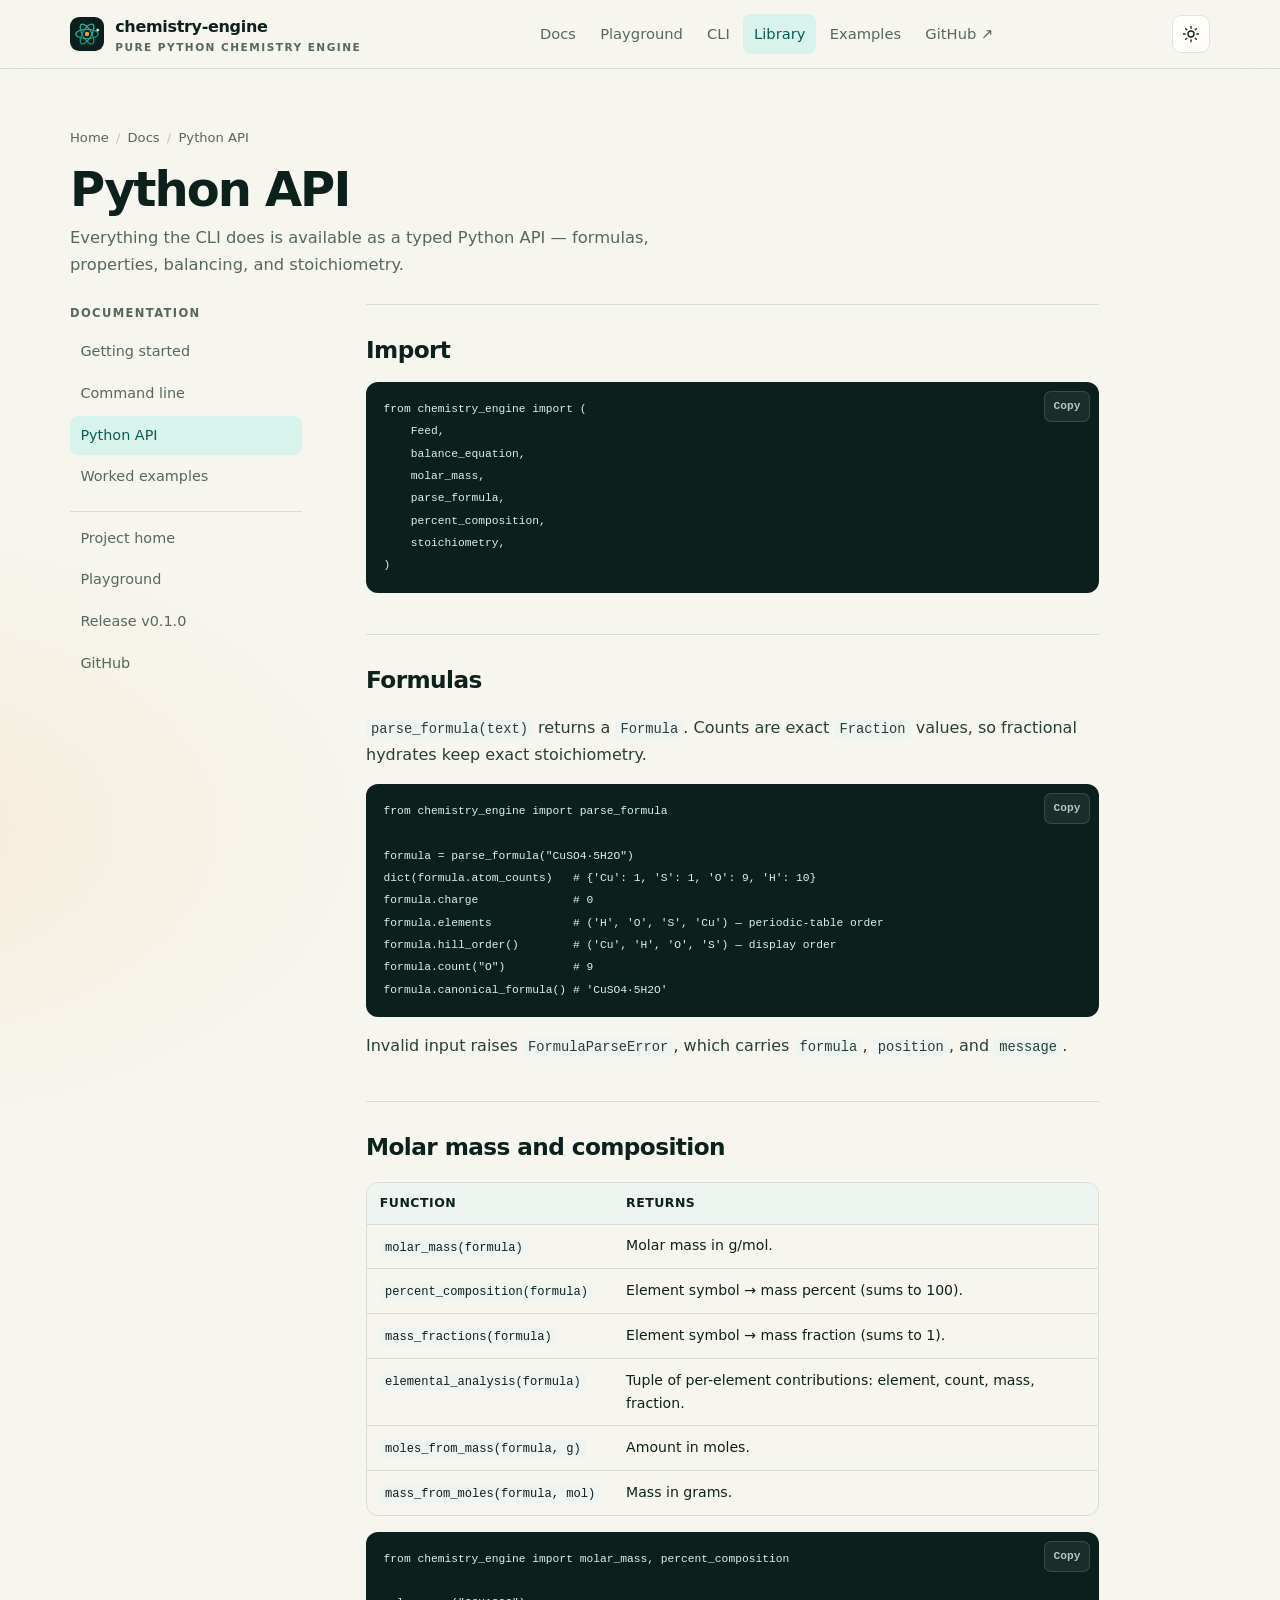
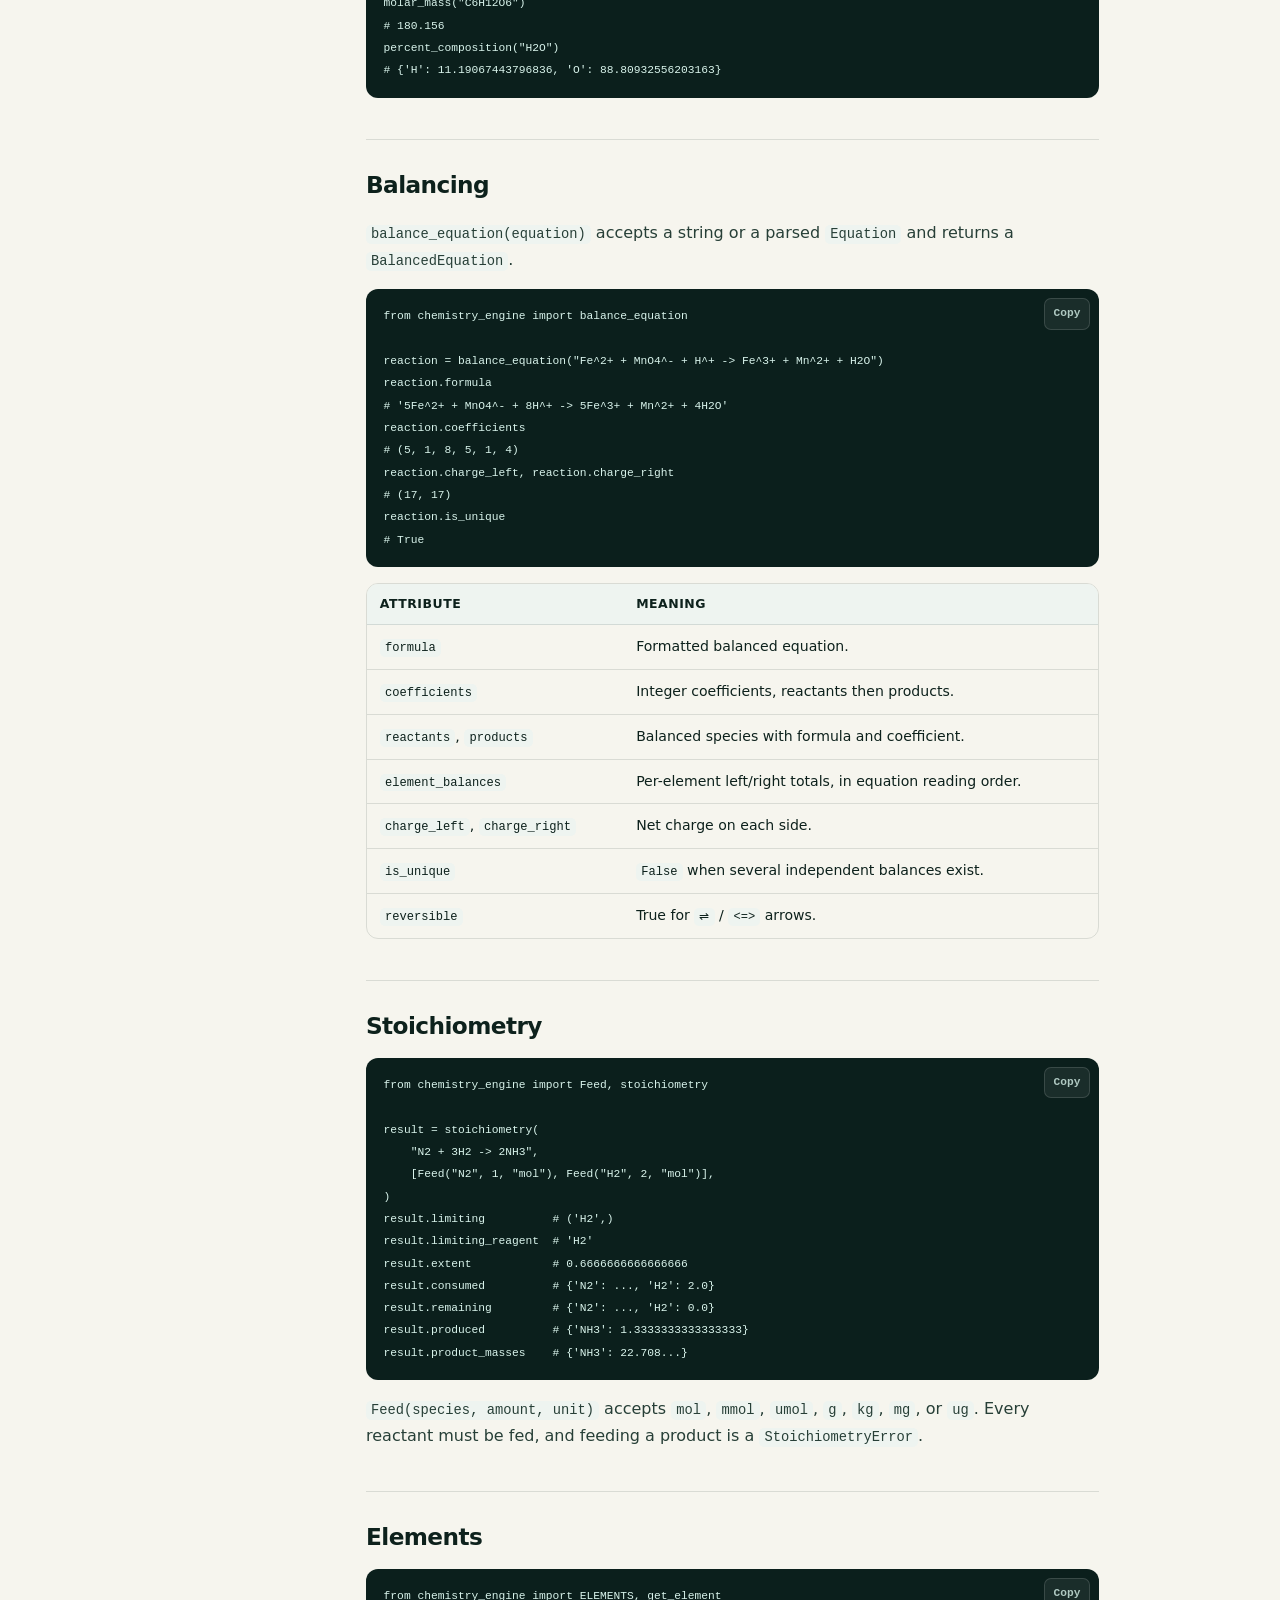
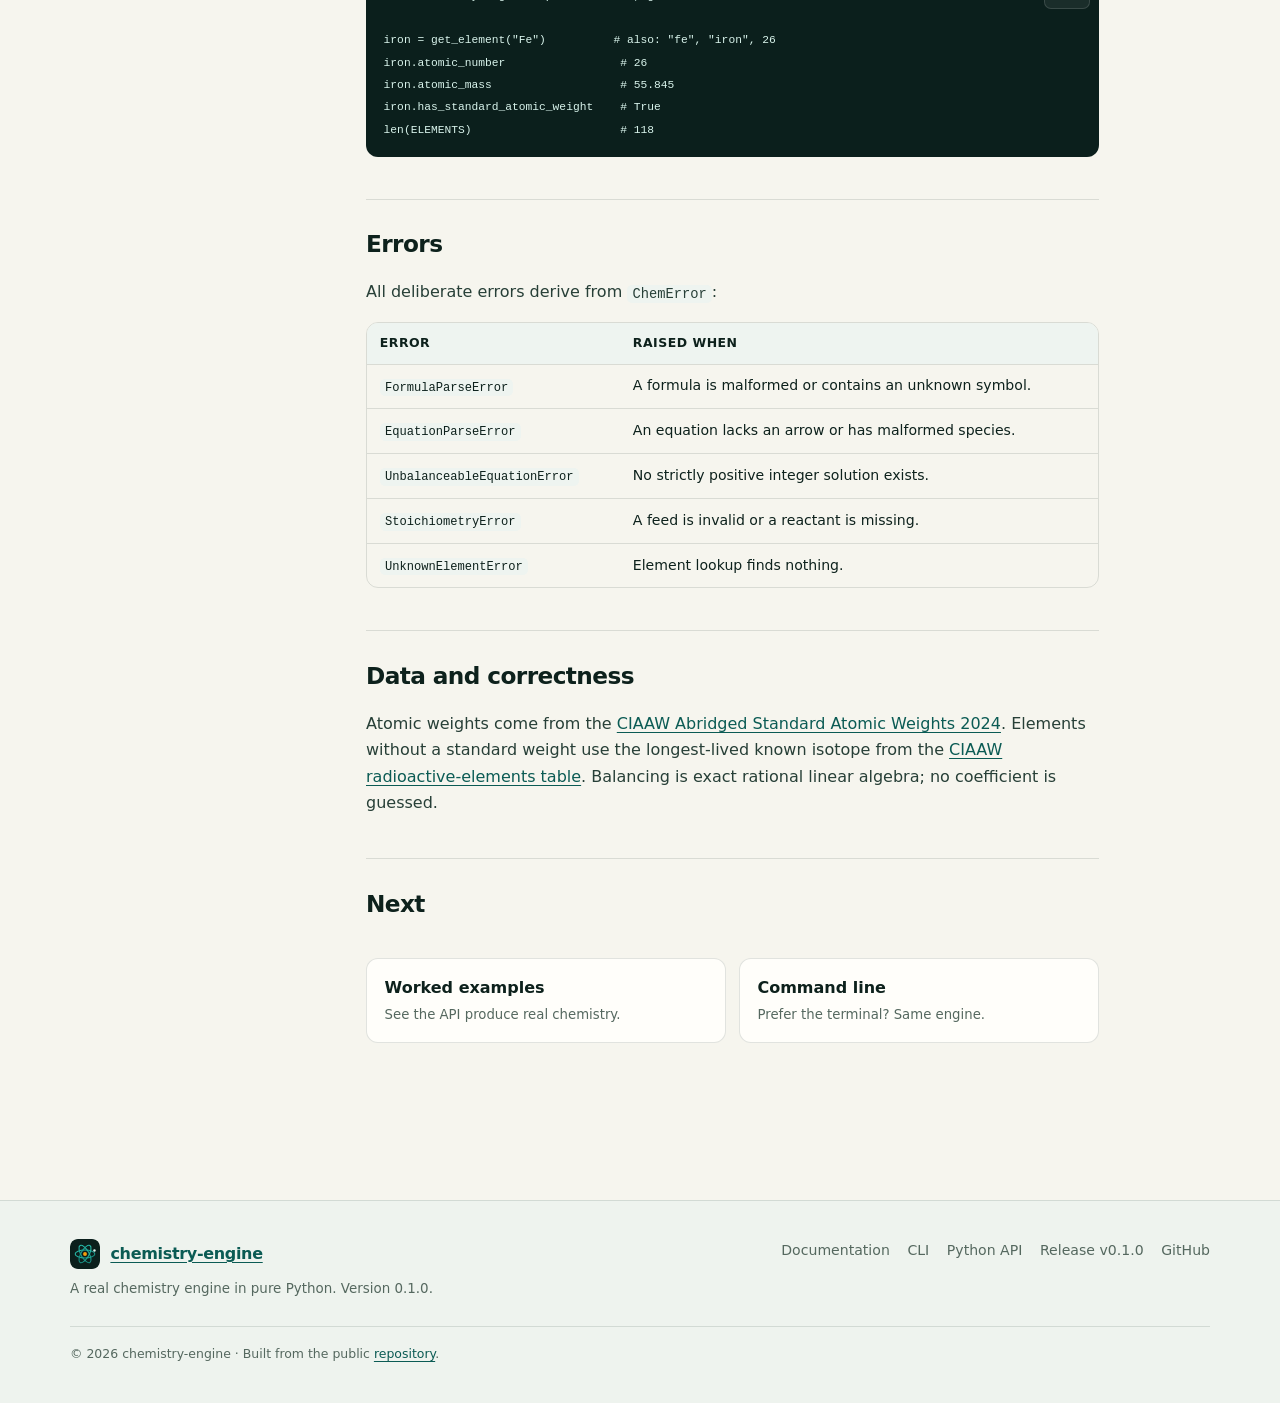
<file: site/docs/library.html>
<!doctype html>
<html lang="en">
<head>
  <meta charset="utf-8">
  <meta name="viewport" content="width=device-width, initial-scale=1">
  <title>Python API — chemistry-engine</title>
  <meta name="description" content="The chemistry-engine Python API: formulas, molar mass and composition, exact balancing, stoichiometry, and the error model.">
  <link rel="icon" href="../assets/logo.svg" type="image/svg+xml">
  <script>
    (function () {
      try {
        var stored = localStorage.getItem("chemistry-engine-theme");
        var dark = window.matchMedia("(prefers-color-scheme: dark)").matches;
        document.documentElement.dataset.theme = stored || (dark ? "dark" : "light");
      } catch (error) {}
    })();
  </script>
  <link rel="stylesheet" href="../assets/styles.css">
  <script defer src="../assets/site.js"></script>
</head>
<body>
  <a class="skip-link" href="#main">Skip to content</a>

  <header class="site-header">
    <div class="container">
      <a class="brand" href="../index.html">
        <img src="../assets/logo.svg" alt="" width="34" height="34">
        <span>chemistry-engine<small>pure python chemistry engine</small></span>
      </a>
      <nav class="nav" id="primary-nav" data-nav aria-label="Primary">
        <a href="index.html">Docs</a>
        <a href="../playground.html">Playground</a>
        <a href="cli.html">CLI</a>
        <a href="library.html" aria-current="page">Library</a>
        <a href="examples.html">Examples</a>
        <a href="https://github.com/mty2024/chemistry-engine" rel="noopener">GitHub ↗</a>
      </nav>
      <div class="header-actions">
        <button class="icon-btn" type="button" data-theme-toggle aria-label="Switch theme" aria-pressed="false">
          <svg viewBox="0 0 24 24" fill="none" stroke="currentColor" stroke-width="1.8" stroke-linecap="round" aria-hidden="true"><circle cx="12" cy="12" r="4"></circle><path d="M12 2v2.2M12 19.8V22M2 12h2.2M19.8 12H22M4.9 4.9l1.6 1.6M17.5 17.5l1.6 1.6M19.1 4.9l-1.6 1.6M6.5 17.5l-1.6 1.6"></path></svg>
        </button>
        <button class="icon-btn menu-toggle" type="button" data-menu-toggle aria-expanded="false" aria-controls="primary-nav" aria-label="Open navigation">
          <svg viewBox="0 0 24 24" fill="none" stroke="currentColor" stroke-width="2" stroke-linecap="round" aria-hidden="true"><path d="M4 7h16M4 12h16M4 17h16"></path></svg>
        </button>
      </div>
    </div>
  </header>

  <main id="main">
    <section class="docs-hero">
      <div class="container">
        <ol class="breadcrumb">
          <li><a href="../index.html">Home</a></li>
          <li><a href="index.html">Docs</a></li>
          <li>Python API</li>
        </ol>
        <h1>Python API</h1>
        <p>Everything the CLI does is available as a typed Python API — formulas, properties, balancing, and stoichiometry.</p>
      </div>
    </section>

    <div class="container docs-layout">
      <aside class="docs-sidebar">
        <p class="sidebar-title">Documentation</p>
        <nav data-docs-nav aria-label="Documentation">
          <a href="index.html">Getting started</a>
          <a href="cli.html">Command line</a>
          <a href="library.html">Python API</a>
          <a href="examples.html">Worked examples</a>
        </nav>
        <hr class="sidebar-sep">
        <nav aria-label="Elsewhere">
          <a href="../index.html">Project home</a>
          <a href="../playground.html">Playground</a>
          <a href="https://github.com/mty2024/chemistry-engine/releases/tag/v0.1.0" rel="noopener">Release v0.1.0</a>
          <a href="https://github.com/mty2024/chemistry-engine" rel="noopener">GitHub</a>
        </nav>
      </aside>

      <article class="doc-body">
        <h2>Import</h2>
        <pre><code>from chemistry_engine import (
    Feed,
    balance_equation,
    molar_mass,
    parse_formula,
    percent_composition,
    stoichiometry,
)</code></pre>

        <h2>Formulas</h2>
        <p>
          <code>parse_formula(text)</code> returns a <code>Formula</code>. Counts are
          exact <code>Fraction</code> values, so fractional hydrates keep exact
          stoichiometry.
        </p>
        <pre><code>from chemistry_engine import parse_formula

formula = parse_formula("CuSO4·5H2O")
dict(formula.atom_counts)   # {'Cu': 1, 'S': 1, 'O': 9, 'H': 10}
formula.charge              # 0
formula.elements            # ('H', 'O', 'S', 'Cu') — periodic-table order
formula.hill_order()        # ('Cu', 'H', 'O', 'S') — display order
formula.count("O")          # 9
formula.canonical_formula() # 'CuSO4·5H2O'</code></pre>
        <p>
          Invalid input raises <code>FormulaParseError</code>, which carries
          <code>formula</code>, <code>position</code>, and <code>message</code>.
        </p>

        <h2>Molar mass and composition</h2>
        <div class="table-wrap">
          <table>
            <thead><tr><th>Function</th><th>Returns</th></tr></thead>
            <tbody>
              <tr><td><code>molar_mass(formula)</code></td><td>Molar mass in g/mol.</td></tr>
              <tr><td><code>percent_composition(formula)</code></td><td>Element symbol → mass percent (sums to 100).</td></tr>
              <tr><td><code>mass_fractions(formula)</code></td><td>Element symbol → mass fraction (sums to 1).</td></tr>
              <tr><td><code>elemental_analysis(formula)</code></td><td>Tuple of per-element contributions: element, count, mass, fraction.</td></tr>
              <tr><td><code>moles_from_mass(formula, g)</code></td><td>Amount in moles.</td></tr>
              <tr><td><code>mass_from_moles(formula, mol)</code></td><td>Mass in grams.</td></tr>
            </tbody>
          </table>
        </div>
        <pre><code>from chemistry_engine import molar_mass, percent_composition

molar_mass("C6H12O6")
# 180.156
percent_composition("H2O")
# {'H': 11.19067443796836, 'O': 88.80932556203163}</code></pre>

        <h2>Balancing</h2>
        <p>
          <code>balance_equation(equation)</code> accepts a string or a parsed
          <code>Equation</code> and returns a <code>BalancedEquation</code>.
        </p>
        <pre><code>from chemistry_engine import balance_equation

reaction = balance_equation("Fe^2+ + MnO4^- + H^+ -> Fe^3+ + Mn^2+ + H2O")
reaction.formula
# '5Fe^2+ + MnO4^- + 8H^+ -> 5Fe^3+ + Mn^2+ + 4H2O'
reaction.coefficients
# (5, 1, 8, 5, 1, 4)
reaction.charge_left, reaction.charge_right
# (17, 17)
reaction.is_unique
# True</code></pre>
        <div class="table-wrap">
          <table>
            <thead><tr><th>Attribute</th><th>Meaning</th></tr></thead>
            <tbody>
              <tr><td><code>formula</code></td><td>Formatted balanced equation.</td></tr>
              <tr><td><code>coefficients</code></td><td>Integer coefficients, reactants then products.</td></tr>
              <tr><td><code>reactants</code>, <code>products</code></td><td>Balanced species with formula and coefficient.</td></tr>
              <tr><td><code>element_balances</code></td><td>Per-element left/right totals, in equation reading order.</td></tr>
              <tr><td><code>charge_left</code>, <code>charge_right</code></td><td>Net charge on each side.</td></tr>
              <tr><td><code>is_unique</code></td><td><code>False</code> when several independent balances exist.</td></tr>
              <tr><td><code>reversible</code></td><td>True for <code>⇌</code> / <code>&lt;=&gt;</code> arrows.</td></tr>
            </tbody>
          </table>
        </div>

        <h2>Stoichiometry</h2>
        <pre><code>from chemistry_engine import Feed, stoichiometry

result = stoichiometry(
    "N2 + 3H2 -> 2NH3",
    [Feed("N2", 1, "mol"), Feed("H2", 2, "mol")],
)
result.limiting          # ('H2',)
result.limiting_reagent  # 'H2'
result.extent            # 0.6666666666666666
result.consumed          # {'N2': ..., 'H2': 2.0}
result.remaining         # {'N2': ..., 'H2': 0.0}
result.produced          # {'NH3': 1.3333333333333333}
result.product_masses    # {'NH3': 22.708...}</code></pre>
        <p>
          <code>Feed(species, amount, unit)</code> accepts <code>mol</code>, <code>mmol</code>,
          <code>umol</code>, <code>g</code>, <code>kg</code>, <code>mg</code>, or
          <code>ug</code>. Every reactant must be fed, and feeding a product is a
          <code>StoichiometryError</code>.
        </p>

        <h2>Elements</h2>
        <pre><code>from chemistry_engine import ELEMENTS, get_element

iron = get_element("Fe")          # also: "fe", "iron", 26
iron.atomic_number                 # 26
iron.atomic_mass                   # 55.845
iron.has_standard_atomic_weight    # True
len(ELEMENTS)                      # 118</code></pre>

        <h2>Errors</h2>
        <p>All deliberate errors derive from <code>ChemError</code>:</p>
        <div class="table-wrap">
          <table>
            <thead><tr><th>Error</th><th>Raised when</th></tr></thead>
            <tbody>
              <tr><td><code>FormulaParseError</code></td><td>A formula is malformed or contains an unknown symbol.</td></tr>
              <tr><td><code>EquationParseError</code></td><td>An equation lacks an arrow or has malformed species.</td></tr>
              <tr><td><code>UnbalanceableEquationError</code></td><td>No strictly positive integer solution exists.</td></tr>
              <tr><td><code>StoichiometryError</code></td><td>A feed is invalid or a reactant is missing.</td></tr>
              <tr><td><code>UnknownElementError</code></td><td>Element lookup finds nothing.</td></tr>
            </tbody>
          </table>
        </div>

        <h2>Data and correctness</h2>
        <p>
          Atomic weights come from the
          <a href="https://www.ciaaw.org/abridged-atomic-weights.htm" rel="noopener">CIAAW Abridged Standard Atomic Weights 2024</a>.
          Elements without a standard weight use the longest-lived known isotope from the
          <a href="https://www.ciaaw.org/radioactive-elements.htm" rel="noopener">CIAAW radioactive-elements table</a>.
          Balancing is exact rational linear algebra; no coefficient is guessed.
        </p>

        <h2>Next</h2>
        <div class="next-links">
          <a href="examples.html">Worked examples<span>See the API produce real chemistry.</span></a>
          <a href="cli.html">Command line<span>Prefer the terminal? Same engine.</span></a>
        </div>
      </article>
    </div>
  </main>

  <footer class="site-footer">
    <div class="container">
      <div class="footer-grid">
        <div>
          <a class="footer-brand" href="../index.html">
            <img src="../assets/logo.svg" alt="" width="30" height="30">
            <span>chemistry-engine</span>
          </a>
          <p class="footer-meta">A real chemistry engine in pure Python. Version 0.1.0.</p>
        </div>
        <ul class="footer-links">
          <li><a href="index.html">Documentation</a></li>
          <li><a href="cli.html">CLI</a></li>
          <li><a href="library.html">Python API</a></li>
          <li><a href="https://github.com/mty2024/chemistry-engine/releases/tag/v0.1.0" rel="noopener">Release v0.1.0</a></li>
          <li><a href="https://github.com/mty2024/chemistry-engine" rel="noopener">GitHub</a></li>
        </ul>
      </div>
      <div class="footer-bottom">
        © <span data-year>2026</span> chemistry-engine · Built from the public
        <a href="https://github.com/mty2024/chemistry-engine" rel="noopener">repository</a>.
      </div>
    </div>
  </footer>
</body>
</html>
</file>
<file: site/assets/styles.css>
/* chemistry-engine — project site styles (no external assets or fonts) */

:root {
  color-scheme: light;
  --bg: #f6f5ee;
  --bg-soft: #eef3ee;
  --surface: #fffefa;
  --surface-2: #eef4f0;
  --surface-3: #e4eee8;
  --ink: #0d211c;
  --ink-soft: #273f37;
  --muted: #55685f;
  --line: rgba(13, 33, 28, 0.12);
  --line-strong: rgba(13, 33, 28, 0.22);
  --brand: #0f766e;
  --brand-strong: #0b5b54;
  --brand-soft: #d8f3ec;
  --accent: #b45309;
  --accent-soft: #fdf0cf;
  --code-bg: #0b1f1c;
  --code-ink: #d9f4ec;
  --code-muted: #7fb3a6;
  --shadow-sm: 0 1px 2px rgba(13, 33, 28, 0.06);
  --shadow: 0 22px 55px -32px rgba(13, 33, 28, 0.5);
  --radius-sm: 10px;
  --radius: 16px;
  --radius-lg: 26px;
  --max: 1140px;
  --font-sans: "Segoe UI", system-ui, -apple-system, BlinkMacSystemFont, "Helvetica Neue", Arial, sans-serif;
  --font-mono: "Cascadia Code", ui-monospace, SFMono-Regular, Consolas, "Liberation Mono", monospace;
}

[data-theme="dark"] {
  color-scheme: dark;
  --bg: #071310;
  --bg-soft: #0a1a16;
  --surface: #0d211c;
  --surface-2: #112a24;
  --surface-3: #17352d;
  --ink: #e9f6f1;
  --ink-soft: #c3d9d1;
  --muted: #96b0a7;
  --line: rgba(210, 240, 231, 0.13);
  --line-strong: rgba(210, 240, 231, 0.24);
  --brand: #2dd4bf;
  --brand-strong: #5eead4;
  --brand-soft: #103d36;
  --accent: #fbbf24;
  --accent-soft: #37290a;
  --code-bg: #030e0b;
  --code-ink: #c9f5e8;
  --code-muted: #6fa99a;
  --shadow-sm: 0 1px 2px rgba(0, 0, 0, 0.4);
  --shadow: 0 24px 60px -30px rgba(0, 0, 0, 0.85);
}

*,
*::before,
*::after {
  box-sizing: border-box;
}

html {
  scroll-behavior: smooth;
}

@media (prefers-reduced-motion: reduce) {
  html {
    scroll-behavior: auto;
  }
  *,
  *::before,
  *::after {
    animation-duration: 0.001ms !important;
    transition-duration: 0.001ms !important;
  }
}

body {
  margin: 0;
  font-family: var(--font-sans);
  font-size: 16px;
  line-height: 1.65;
  color: var(--ink);
  background:
    radial-gradient(1100px 560px at 88% -8%, rgba(20, 184, 166, 0.14), transparent 62%),
    radial-gradient(900px 520px at -12% 18%, rgba(245, 158, 11, 0.1), transparent 58%),
    var(--bg);
  -webkit-font-smoothing: antialiased;
  text-rendering: optimizeLegibility;
}

img,
svg {
  display: block;
  max-width: 100%;
}

a {
  color: var(--brand-strong);
  text-decoration-thickness: 1px;
  text-underline-offset: 3px;
}

[data-theme="dark"] a {
  color: var(--brand);
}

a:hover {
  text-decoration-thickness: 2px;
}

button {
  font: inherit;
}

::selection {
  background: var(--brand-soft);
  color: var(--ink);
}

:focus-visible {
  outline: 3px solid var(--brand);
  outline-offset: 3px;
  border-radius: 4px;
}

.sr-only {
  position: absolute;
  width: 1px;
  height: 1px;
  padding: 0;
  margin: -1px;
  overflow: hidden;
  clip: rect(0, 0, 0, 0);
  white-space: nowrap;
  border: 0;
}

.skip-link {
  position: absolute;
  top: -100%;
  left: 1rem;
  z-index: 100;
  padding: 0.7rem 1rem;
  background: var(--ink);
  color: var(--bg);
  border-radius: 0 0 10px 10px;
  font-weight: 600;
}

.skip-link:focus {
  top: 0;
}

.container {
  width: min(calc(100% - 2.5rem), var(--max));
  margin-inline: auto;
}

.muted {
  color: var(--muted);
}

/* ---------- header ---------- */
.site-header {
  position: sticky;
  top: 0;
  z-index: 50;
  background: color-mix(in srgb, var(--bg) 84%, transparent);
  border-bottom: 1px solid var(--line);
  backdrop-filter: blur(16px);
  -webkit-backdrop-filter: blur(16px);
}

.site-header .container {
  display: flex;
  align-items: center;
  justify-content: space-between;
  gap: 1rem;
  min-height: 68px;
}

.brand {
  display: inline-flex;
  align-items: center;
  gap: 0.7rem;
  color: var(--ink);
  text-decoration: none;
  font-weight: 700;
  letter-spacing: -0.02em;
  white-space: nowrap;
}

.brand img {
  width: 34px;
  height: 34px;
  border-radius: 9px;
  box-shadow: var(--shadow-sm);
}

.brand small {
  display: block;
  font-size: 0.66rem;
  font-weight: 600;
  letter-spacing: 0.14em;
  text-transform: uppercase;
  color: var(--muted);
  line-height: 1.2;
}

.nav {
  display: flex;
  align-items: center;
  gap: 0.15rem;
}

.nav a {
  padding: 0.48rem 0.68rem;
  border-radius: 8px;
  color: var(--muted);
  text-decoration: none;
  font-size: 0.92rem;
  font-weight: 500;
}

.nav a:hover {
  color: var(--ink);
  background: var(--surface-2);
}

.nav a[aria-current="page"] {
  color: var(--brand-strong);
  background: var(--brand-soft);
}

[data-theme="dark"] .nav a[aria-current="page"] {
  color: var(--brand-strong);
}

.header-actions {
  display: flex;
  align-items: center;
  gap: 0.35rem;
}

.icon-btn {
  display: inline-grid;
  place-items: center;
  width: 38px;
  height: 38px;
  border: 1px solid var(--line);
  border-radius: 9px;
  background: var(--surface);
  color: var(--ink);
  cursor: pointer;
  transition: border-color 0.15s ease, background 0.15s ease;
}

.icon-btn:hover {
  border-color: var(--brand);
  background: var(--surface-2);
}

.icon-btn svg {
  width: 18px;
  height: 18px;
}

.menu-toggle {
  display: none;
}

@media (max-width: 860px) {
  .nav {
    display: none;
  }
  .menu-toggle {
    display: inline-grid;
  }
  .nav.is-open {
    display: flex;
    position: absolute;
    top: 68px;
    left: 0;
    right: 0;
    flex-direction: column;
    align-items: stretch;
    gap: 0.15rem;
    padding: 0.7rem 1.25rem 1rem;
    background: var(--surface);
    border-bottom: 1px solid var(--line);
    box-shadow: var(--shadow);
  }
  .nav.is-open a {
    padding: 0.7rem 0.8rem;
  }
}

/* ---------- buttons ---------- */
.btn {
  display: inline-flex;
  align-items: center;
  justify-content: center;
  gap: 0.5rem;
  padding: 0.72rem 1.15rem;
  border: 1px solid transparent;
  border-radius: 10px;
  font-size: 0.95rem;
  font-weight: 600;
  line-height: 1.2;
  text-decoration: none;
  cursor: pointer;
  transition: background 0.15s ease, border-color 0.15s ease, color 0.15s ease, transform 0.15s ease;
}

.btn:active {
  transform: translateY(1px);
}

.btn-primary {
  background: var(--brand);
  color: #f4fffb;
}

.btn-primary:hover {
  background: var(--brand-strong);
  text-decoration: none;
}

[data-theme="dark"] .btn-primary {
  color: #032521;
}

.btn-ghost {
  background: var(--surface);
  border-color: var(--line-strong);
  color: var(--ink);
}

.btn-ghost:hover {
  border-color: var(--brand);
  color: var(--brand-strong);
  text-decoration: none;
}

.btn-small {
  padding: 0.45rem 0.7rem;
  font-size: 0.82rem;
  border-radius: 8px;
}

/* ---------- hero ---------- */
.hero {
  padding: clamp(3rem, 8vw, 6rem) 0 clamp(2.5rem, 6vw, 4rem);
}

.hero-grid {
  display: grid;
  grid-template-columns: minmax(0, 1.15fr) minmax(300px, 0.85fr);
  gap: clamp(2rem, 5vw, 4.5rem);
  align-items: center;
}

.eyebrow {
  display: inline-flex;
  align-items: center;
  gap: 0.5rem;
  margin: 0 0 1.1rem;
  padding: 0.35rem 0.7rem;
  border: 1px solid var(--line);
  border-radius: 999px;
  background: var(--surface);
  color: var(--muted);
  font-size: 0.78rem;
  font-weight: 600;
  letter-spacing: 0.08em;
  text-transform: uppercase;
}

.eyebrow::before {
  content: "";
  width: 7px;
  height: 7px;
  border-radius: 50%;
  background: var(--brand);
  box-shadow: 0 0 0 4px var(--brand-soft);
}

.hero h1 {
  margin: 0 0 1.1rem;
  max-width: 15ch;
  font-size: clamp(2.7rem, 6.4vw, 4.9rem);
  line-height: 1.02;
  letter-spacing: -0.045em;
  font-weight: 750;
}

.hero h1 .grad {
  background: linear-gradient(115deg, var(--brand) 10%, var(--accent) 90%);
  -webkit-background-clip: text;
  background-clip: text;
  color: transparent;
}

.lede {
  margin: 0;
  max-width: 56ch;
  font-size: clamp(1.02rem, 1.8vw, 1.2rem);
  color: var(--muted);
}

.hero-actions {
  display: flex;
  flex-wrap: wrap;
  gap: 0.65rem;
  margin-top: 1.6rem;
}

.install {
  display: flex;
  flex-wrap: wrap;
  align-items: center;
  gap: 0.6rem;
  margin-top: 1.5rem;
  padding: 0.8rem 0.9rem;
  max-width: 680px;
  border-radius: 12px;
  background: var(--code-bg);
  color: var(--code-ink);
  font-family: var(--font-mono);
  font-size: 0.82rem;
  overflow-x: auto;
  box-shadow: var(--shadow-sm);
}

.install .prompt {
  color: var(--code-muted);
  user-select: none;
}

.install code {
  flex: 1 1 260px;
  min-width: 0;
  background: none;
  padding: 0;
  white-space: normal;
  overflow-wrap: anywhere;
  line-height: 1.5;
}

.install .copy-inline {
  flex: none;
  margin-left: auto;
  padding: 0.35rem 0.55rem;
  border: 1px solid rgba(255, 255, 255, 0.18);
  border-radius: 7px;
  background: rgba(255, 255, 255, 0.07);
  color: var(--code-ink);
  font-size: 0.72rem;
  cursor: pointer;
}

.install .copy-inline:hover {
  background: rgba(255, 255, 255, 0.14);
}

.hero-panel {
  position: relative;
  padding: 1.1rem;
  border: 1px solid var(--line);
  border-radius: var(--radius-lg);
  background: var(--surface);
  box-shadow: var(--shadow);
}

.hero-panel::before {
  content: "";
  position: absolute;
  inset: -1px;
  border-radius: inherit;
  padding: 1px;
  background: linear-gradient(140deg, rgba(20, 184, 166, 0.55), transparent 45%, rgba(245, 158, 11, 0.35));
  -webkit-mask: linear-gradient(#000 0 0) content-box, linear-gradient(#000 0 0);
  -webkit-mask-composite: xor;
  mask-composite: exclude;
  pointer-events: none;
}

.hero-panel .panel-label {
  margin: 0 0 0.7rem;
  color: var(--muted);
  font-size: 0.74rem;
  font-weight: 600;
  letter-spacing: 0.12em;
  text-transform: uppercase;
}

.hero-panel pre {
  margin: 0;
  min-height: 245px;
  font-size: 0.76rem;
}

/* ---------- stats ---------- */
.stats {
  display: grid;
  grid-template-columns: repeat(4, minmax(0, 1fr));
  gap: 1px;
  margin: 0.5rem 0 0;
  border: 1px solid var(--line);
  border-radius: var(--radius);
  background: var(--line);
  overflow: hidden;
}

.stat {
  padding: 1.15rem 1.25rem;
  background: var(--surface);
}

.stat b {
  display: block;
  font-size: 1.75rem;
  line-height: 1.1;
  letter-spacing: -0.03em;
}

.stat span {
  display: block;
  margin-top: 0.2rem;
  color: var(--muted);
  font-size: 0.84rem;
}

/* ---------- sections ---------- */
.section {
  padding: clamp(3rem, 7vw, 5.5rem) 0 0;
}

.section-head {
  display: flex;
  align-items: end;
  justify-content: space-between;
  gap: 2rem;
  margin-bottom: 1.6rem;
}

.kicker {
  margin: 0 0 0.5rem;
  color: var(--brand-strong);
  font-size: 0.78rem;
  font-weight: 700;
  letter-spacing: 0.12em;
  text-transform: uppercase;
}

[data-theme="dark"] .kicker {
  color: var(--brand);
}

.section-head h2 {
  margin: 0;
  max-width: 22ch;
  font-size: clamp(1.7rem, 3.6vw, 2.5rem);
  line-height: 1.12;
  letter-spacing: -0.035em;
}

.section-head p {
  max-width: 44ch;
  margin: 0;
  color: var(--muted);
}

.cards {
  display: grid;
  grid-template-columns: repeat(auto-fit, minmax(240px, 1fr));
  gap: 1rem;
}

.card {
  padding: 1.35rem;
  border: 1px solid var(--line);
  border-radius: var(--radius);
  background: var(--surface);
  box-shadow: var(--shadow-sm);
  transition: transform 0.18s ease, border-color 0.18s ease, box-shadow 0.18s ease;
}

.card:hover {
  transform: translateY(-2px);
  border-color: var(--line-strong);
  box-shadow: var(--shadow);
}

.card .icon {
  display: grid;
  place-items: center;
  width: 40px;
  height: 40px;
  margin-bottom: 1rem;
  border-radius: 12px;
  background: var(--brand-soft);
  color: var(--brand-strong);
}

[data-theme="dark"] .card .icon {
  color: var(--brand-strong);
}

.card .icon svg {
  width: 21px;
  height: 21px;
}

.card h3 {
  margin: 0 0 0.4rem;
  font-size: 1.02rem;
  letter-spacing: -0.015em;
}

.card p {
  margin: 0;
  color: var(--muted);
  font-size: 0.91rem;
}

.card code {
  font-size: 0.86em;
}

.card-link {
  display: block;
  color: inherit;
  text-decoration: none;
}

.card-link:hover {
  text-decoration: none;
}

.card-link .card-more {
  display: inline-flex;
  gap: 0.35rem;
  margin-top: 0.9rem;
  color: var(--brand-strong);
  font-size: 0.86rem;
  font-weight: 600;
}

[data-theme="dark"] .card-link .card-more {
  color: var(--brand);
}

/* ---------- code ---------- */
pre {
  position: relative;
  margin: 0;
  padding: 1rem 1.1rem;
  padding-right: 4.7rem;
  border-radius: 12px;
  background: var(--code-bg);
  color: var(--code-ink);
  font-family: var(--font-mono);
  font-size: 0.82rem;
  line-height: 1.7;
  overflow-x: auto;
  tab-size: 2;
}

pre code {
  background: none;
  padding: 0;
  color: inherit;
  font-family: inherit;
  font-size: inherit;
}

.copy {
  position: absolute;
  top: 0.55rem;
  right: 0.55rem;
  padding: 0.32rem 0.55rem;
  border: 1px solid rgba(255, 255, 255, 0.18);
  border-radius: 7px;
  background: rgba(255, 255, 255, 0.08);
  color: var(--code-ink);
  font-size: 0.7rem;
  font-weight: 600;
  cursor: pointer;
  opacity: 0.8;
  transition: opacity 0.15s ease, background 0.15s ease;
}

.copy:hover {
  opacity: 1;
  background: rgba(255, 255, 255, 0.16);
}

.code-card {
  overflow: hidden;
  border: 1px solid var(--line);
  border-radius: var(--radius);
  background: var(--surface);
}

.code-card header {
  display: flex;
  align-items: center;
  justify-content: space-between;
  gap: 1rem;
  padding: 0.7rem 1rem;
  border-bottom: 1px solid var(--line);
  background: var(--surface-2);
  font-size: 0.78rem;
  font-weight: 600;
  letter-spacing: 0.06em;
  text-transform: uppercase;
  color: var(--muted);
}

.code-card pre {
  border-radius: 0;
  font-size: 0.78rem;
}

.code-grid {
  display: grid;
  grid-template-columns: repeat(auto-fit, minmax(420px, 1fr));
  gap: 1rem;
}

/* ---------- element explorer ---------- */
.explorer {
  padding: 1.2rem;
  border: 1px solid var(--line);
  border-radius: var(--radius-lg);
  background: var(--surface);
  box-shadow: var(--shadow);
}

.explorer-toolbar {
  display: flex;
  flex-wrap: wrap;
  align-items: center;
  justify-content: space-between;
  gap: 0.8rem;
  margin-bottom: 1rem;
}

.search {
  position: relative;
  flex: 1 1 280px;
  max-width: 420px;
}

.search svg {
  position: absolute;
  top: 50%;
  left: 0.85rem;
  width: 16px;
  height: 16px;
  transform: translateY(-50%);
  color: var(--muted);
  pointer-events: none;
}

.search input {
  width: 100%;
  padding: 0.65rem 0.85rem 0.65rem 2.45rem;
  border: 1px solid var(--line-strong);
  border-radius: 9px;
  background: var(--surface-2);
  color: var(--ink);
  font: inherit;
  font-size: 0.9rem;
}

.search input::placeholder {
  color: var(--muted);
}

.explorer-count {
  margin: 0;
  color: var(--muted);
  font-size: 0.82rem;
  font-variant-numeric: tabular-nums;
}

.explorer-body {
  display: grid;
  grid-template-columns: minmax(0, 1fr) 280px;
  gap: 1rem;
  align-items: start;
}

.element-grid {
  display: grid;
  grid-template-columns: repeat(auto-fill, minmax(92px, 1fr));
  gap: 0.45rem;
  max-height: 470px;
  padding: 0.15rem;
  overflow-y: auto;
}

.element-card {
  appearance: none;
  display: flex;
  flex-direction: column;
  gap: 0.05rem;
  padding: 0.55rem 0.6rem;
  border: 1px solid var(--line);
  border-radius: 9px;
  background: var(--surface-2);
  color: var(--ink);
  text-align: left;
  cursor: pointer;
  transition: border-color 0.12s ease, background 0.12s ease, transform 0.12s ease;
}

.element-card:hover {
  border-color: var(--brand);
  transform: translateY(-1px);
}

.element-card[aria-pressed="true"] {
  border-color: var(--brand);
  background: var(--brand);
  color: #f4fffb;
}

.element-card .sym {
  font-size: 1.02rem;
  font-weight: 700;
  line-height: 1.25;
}

.element-card .z {
  color: var(--muted);
  font-size: 0.66rem;
  line-height: 1.2;
}

.element-card .mass {
  font-size: 0.67rem;
  font-variant-numeric: tabular-nums;
  line-height: 1.25;
}

.element-card[aria-pressed="true"] .z,
.element-card[aria-pressed="true"] .mass {
  color: rgba(244, 255, 251, 0.8);
}

[data-theme="dark"] .element-card[aria-pressed="true"] {
  color: #04231f;
}

[data-theme="dark"] .element-card[aria-pressed="true"] .z,
[data-theme="dark"] .element-card[aria-pressed="true"] .mass {
  color: rgba(4, 35, 31, 0.72);
}

.element-detail {
  position: sticky;
  top: 88px;
  min-height: 238px;
  padding: 1.15rem;
  border: 1px solid var(--line);
  border-radius: 14px;
  background: var(--surface-2);
}

.element-detail .detail-z {
  color: var(--muted);
  font-size: 0.78rem;
  letter-spacing: 0.08em;
  text-transform: uppercase;
}

.element-detail .detail-symbol {
  margin: 0.1rem 0 0.2rem;
  font-size: 2.6rem;
  font-weight: 750;
  line-height: 1;
  letter-spacing: -0.04em;
  color: var(--brand-strong);
}

[data-theme="dark"] .element-detail .detail-symbol {
  color: var(--brand);
}

.element-detail .detail-name {
  margin: 0 0 0.9rem;
  font-size: 1.02rem;
  font-weight: 650;
}

.element-detail dl {
  display: grid;
  grid-template-columns: auto 1fr;
  gap: 0.25rem 1rem;
  margin: 0;
  font-size: 0.83rem;
}

.element-detail dt {
  color: var(--muted);
}

.element-detail dd {
  margin: 0;
  font-variant-numeric: tabular-nums;
}

.explorer-note {
  margin: 0.8rem 0 0;
  color: var(--muted);
  font-size: 0.78rem;
}

.explorer-note a {
  font-weight: 600;
}

/* ---------- docs ---------- */
.docs-hero {
  padding: clamp(2.2rem, 5vw, 3.6rem) 0 1.6rem;
}

.breadcrumb {
  display: flex;
  flex-wrap: wrap;
  gap: 0.45rem;
  margin: 0 0 0.9rem;
  padding: 0;
  list-style: none;
  color: var(--muted);
  font-size: 0.82rem;
}

.breadcrumb a {
  color: var(--muted);
  text-decoration: none;
}

.breadcrumb a:hover {
  color: var(--brand-strong);
}

.breadcrumb li::after {
  content: "/";
  margin-left: 0.45rem;
  color: var(--line-strong);
}

.breadcrumb li:last-child::after {
  content: "";
}

.docs-hero h1 {
  margin: 0 0 0.6rem;
  font-size: clamp(2rem, 4.5vw, 3rem);
  line-height: 1.1;
  letter-spacing: -0.04em;
}

.docs-hero p {
  max-width: 62ch;
  margin: 0;
  color: var(--muted);
  font-size: 1.02rem;
}

.docs-layout {
  display: grid;
  grid-template-columns: 232px minmax(0, 1fr);
  gap: clamp(2rem, 5vw, 4rem);
  padding-bottom: clamp(3rem, 6vw, 5rem);
}

.docs-sidebar {
  position: sticky;
  top: 90px;
  align-self: start;
}

.sidebar-title {
  margin: 0 0 0.55rem;
  color: var(--muted);
  font-size: 0.72rem;
  font-weight: 700;
  letter-spacing: 0.12em;
  text-transform: uppercase;
}

.docs-sidebar nav {
  display: flex;
  flex-direction: column;
  gap: 0.12rem;
}

.docs-sidebar a {
  padding: 0.5rem 0.65rem;
  border-radius: 8px;
  color: var(--muted);
  text-decoration: none;
  font-size: 0.9rem;
  font-weight: 500;
}

.docs-sidebar a:hover {
  color: var(--ink);
  background: var(--surface-2);
}

.docs-sidebar a[aria-current="page"] {
  color: var(--brand-strong);
  background: var(--brand-soft);
}

.docs-sidebar .sidebar-sep {
  margin: 0.9rem 0 0.4rem;
  border: 0;
  border-top: 1px solid var(--line);
}

.doc-body {
  min-width: 0;
  max-width: 72ch;
}

.doc-body > :first-child {
  margin-top: 0;
}

.doc-body h2 {
  margin: 2.6rem 0 0.8rem;
  padding-top: 1.6rem;
  border-top: 1px solid var(--line);
  font-size: 1.45rem;
  letter-spacing: -0.025em;
}

.doc-body h3 {
  margin: 1.8rem 0 0.5rem;
  font-size: 1.08rem;
  letter-spacing: -0.015em;
}

.doc-body p,
.doc-body li {
  color: var(--ink-soft);
}

.doc-body li {
  margin: 0.25rem 0;
}

.doc-body ul,
.doc-body ol {
  padding-left: 1.25rem;
}

.doc-body code {
  padding: 0.12rem 0.32rem;
  border-radius: 5px;
  background: var(--surface-2);
  font-family: var(--font-mono);
  font-size: 0.86em;
}

.doc-body pre code {
  padding: 0;
  background: none;
}

.doc-body .code-card {
  margin: 1rem 0;
}

.doc-body .callout {
  margin: 1.2rem 0;
  padding: 0.9rem 1rem;
  border-left: 3px solid var(--accent);
  border-radius: 0 12px 12px 0;
  background: var(--accent-soft);
  color: var(--ink-soft);
  font-size: 0.92rem;
}

.doc-body .callout p {
  margin: 0;
}

.doc-body .callout p + p {
  margin-top: 0.5rem;
}

.table-wrap {
  margin: 1rem 0;
  border: 1px solid var(--line);
  border-radius: 12px;
  overflow-x: auto;
}

table {
  width: 100%;
  border-collapse: collapse;
  font-size: 0.88rem;
}

th,
td {
  padding: 0.62rem 0.8rem;
  border-bottom: 1px solid var(--line);
  text-align: left;
  vertical-align: top;
}

th {
  background: var(--surface-2);
  color: var(--ink);
  font-size: 0.78rem;
  font-weight: 700;
  letter-spacing: 0.04em;
  text-transform: uppercase;
}

tr:last-child td {
  border-bottom: 0;
}

td code {
  white-space: nowrap;
}

.next-links {
  display: grid;
  grid-template-columns: repeat(auto-fit, minmax(220px, 1fr));
  gap: 0.8rem;
  margin-top: 2.2rem;
}

.next-links a {
  display: block;
  padding: 1rem 1.1rem;
  border: 1px solid var(--line);
  border-radius: 12px;
  background: var(--surface);
  color: var(--ink);
  text-decoration: none;
  font-weight: 600;
}

.next-links a span {
  display: block;
  margin-top: 0.15rem;
  color: var(--muted);
  font-size: 0.83rem;
  font-weight: 400;
}

.next-links a:hover {
  border-color: var(--brand);
}

/* ---------- cta / footer ---------- */
.cta {
  display: flex;
  flex-wrap: wrap;
  align-items: center;
  justify-content: space-between;
  gap: 1.5rem;
  margin-top: clamp(3rem, 6vw, 5rem);
  padding: clamp(1.5rem, 4vw, 2.4rem);
  border-radius: var(--radius-lg);
  background: linear-gradient(135deg, #0f766e, #0a3b35 70%);
  color: #f2fffb;
  box-shadow: var(--shadow);
}

.cta h2 {
  margin: 0 0 0.35rem;
  font-size: clamp(1.4rem, 3vw, 2rem);
  letter-spacing: -0.03em;
}

.cta p {
  margin: 0;
  max-width: 54ch;
  color: rgba(242, 255, 251, 0.8);
}

.cta .btn-primary {
  background: #f2fffb;
  color: #0b4f47;
}

.cta .btn-primary:hover {
  background: #ffffff;
}

.cta .btn-ghost {
  background: transparent;
  border-color: rgba(255, 255, 255, 0.3);
  color: #f2fffb;
}

.cta .btn-ghost:hover {
  border-color: rgba(255, 255, 255, 0.65);
  background: rgba(255, 255, 255, 0.08);
  color: #ffffff;
}

.site-footer {
  margin-top: clamp(3rem, 7vw, 5rem);
  padding: 2.4rem 0;
  border-top: 1px solid var(--line);
  background: var(--bg-soft);
}

.footer-grid {
  display: flex;
  flex-wrap: wrap;
  align-items: flex-start;
  justify-content: space-between;
  gap: 1.5rem;
}

.footer-brand {
  display: flex;
  align-items: center;
  gap: 0.65rem;
  font-weight: 700;
  letter-spacing: -0.02em;
}

.footer-brand img {
  width: 30px;
  height: 30px;
  border-radius: 8px;
}

.footer-meta {
  margin: 0.55rem 0 0;
  color: var(--muted);
  font-size: 0.84rem;
}

.footer-links {
  display: flex;
  flex-wrap: wrap;
  gap: 0.4rem 1.1rem;
  padding: 0;
  margin: 0;
  list-style: none;
  font-size: 0.88rem;
}

.footer-links a {
  color: var(--muted);
  text-decoration: none;
}

.footer-links a:hover {
  color: var(--brand-strong);
}

.footer-bottom {
  margin-top: 1.6rem;
  padding-top: 1.1rem;
  border-top: 1px solid var(--line);
  color: var(--muted);
  font-size: 0.78rem;
}

/* ---------- responsive ---------- */
@media (max-width: 960px) {
  .hero-grid {
    grid-template-columns: 1fr;
    gap: 2.2rem;
  }
  .hero h1 {
    max-width: 18ch;
  }
  .explorer-body {
    grid-template-columns: 1fr;
  }
  .element-detail {
    position: static;
    min-height: 0;
  }
  .element-grid {
    max-height: 360px;
  }
  .docs-layout {
    grid-template-columns: 1fr;
    gap: 1.6rem;
  }
  .docs-sidebar {
    position: static;
  }
  .docs-sidebar nav {
    flex-flow: row wrap;
  }
}

@media (max-width: 720px) {
  .stats {
    grid-template-columns: repeat(2, minmax(0, 1fr));
  }
  .section-head {
    display: block;
  }
  .section-head p {
    margin-top: 0.6rem;
  }
  .hero-panel pre {
    min-height: 0;
  }
}

@media (max-width: 560px) {
  .container {
    width: min(calc(100% - 1.6rem), var(--max));
  }
  .brand small {
    display: none;
  }
  .hero-actions .btn {
    flex: 1 1 auto;
  }
  .install {
    font-size: 0.74rem;
  }
  .element-grid {
    grid-template-columns: repeat(auto-fill, minmax(80px, 1fr));
  }
  .footer-grid {
    display: block;
  }
  .footer-links {
    margin-top: 1rem;
  }
}
/* ---------- playground ---------- */
.engine-banner {
  display: flex;
  align-items: center;
  gap: 0.65rem;
  margin-top: 1.2rem;
  padding: 0.7rem 0.9rem;
  max-width: 820px;
  border: 1px solid var(--line);
  border-radius: 10px;
  background: var(--surface);
  color: var(--muted);
  font-size: 0.85rem;
}

.engine-dot {
  flex: none;
  width: 9px;
  height: 9px;
  border-radius: 50%;
  background: var(--muted);
}

.engine-banner[data-state="loading"] .engine-dot {
  background: var(--accent);
  animation: enginePulse 1.1s ease-in-out infinite;
}

.engine-banner[data-state="ready"] .engine-dot {
  background: var(--brand);
}

.engine-banner[data-state="error"] .engine-dot {
  background: #dc2626;
}

@keyframes enginePulse {
  50% {
    opacity: 0.35;
    transform: scale(0.8);
  }
}

.playground {
  display: grid;
  grid-template-columns: minmax(0, 0.95fr) minmax(0, 1.05fr);
  gap: 1rem;
  align-items: start;
}

.playground-panel {
  padding: 1.1rem;
  border: 1px solid var(--line);
  border-radius: var(--radius-lg);
  background: var(--surface);
  box-shadow: var(--shadow);
}

.op-tabs {
  display: flex;
  flex-wrap: wrap;
  gap: 0.35rem;
  margin-bottom: 1.1rem;
}

.op-tabs button {
  padding: 0.45rem 0.7rem;
  border: 1px solid var(--line);
  border-radius: 8px;
  background: var(--surface-2);
  color: var(--muted);
  font-size: 0.82rem;
  font-weight: 600;
  cursor: pointer;
  transition: background 0.15s ease, border-color 0.15s ease, color 0.15s ease;
}

.op-tabs button:hover {
  border-color: var(--brand);
  color: var(--ink);
}

.op-tabs button[aria-selected="true"] {
  border-color: var(--brand);
  background: var(--brand);
  color: #f4fffb;
}

[data-theme="dark"] .op-tabs button[aria-selected="true"] {
  color: #032521;
}

.field {
  display: grid;
  gap: 0.35rem;
  margin-bottom: 0.9rem;
}

.field label,
.field-label {
  color: var(--muted);
  font-size: 0.74rem;
  font-weight: 700;
  letter-spacing: 0.08em;
  text-transform: uppercase;
}

.field input,
.field textarea,
.field select {
  width: 100%;
  padding: 0.62rem 0.7rem;
  border: 1px solid var(--line-strong);
  border-radius: 9px;
  background: var(--surface-2);
  color: var(--ink);
  font: inherit;
  font-size: 0.9rem;
}

.field textarea {
  min-height: 4.4rem;
  resize: vertical;
  font-family: var(--font-mono);
  font-size: 0.84rem;
  line-height: 1.55;
}

.field input:focus,
.field textarea:focus,
.field select:focus {
  border-color: var(--brand);
  outline: none;
  box-shadow: 0 0 0 3px color-mix(in srgb, var(--brand) 22%, transparent);
}

.feed-row {
  display: grid;
  grid-template-columns: 1.35fr 0.9fr 0.85fr auto;
  gap: 0.3rem;
  margin-bottom: 0.35rem;
}

.feed-row input,
.feed-row select {
  width: 100%;
  padding: 0.5rem 0.55rem;
  border: 1px solid var(--line-strong);
  border-radius: 8px;
  background: var(--surface-2);
  color: var(--ink);
  font: inherit;
  font-size: 0.82rem;
}

.feed-remove {
  width: 2rem;
  border: 1px solid var(--line);
  border-radius: 8px;
  background: var(--surface-2);
  color: var(--muted);
  font-size: 1rem;
  line-height: 1;
  cursor: pointer;
}

.feed-remove:hover {
  border-color: #dc2626;
  color: #dc2626;
}

.feed-add {
  margin-top: 0.1rem;
  padding: 0.42rem 0.65rem;
  border: 1px dashed var(--line-strong);
  border-radius: 8px;
  background: transparent;
  color: var(--muted);
  font-size: 0.8rem;
  font-weight: 600;
  cursor: pointer;
}

.feed-add:hover {
  border-color: var(--brand);
  color: var(--brand-strong);
}

.playground-actions {
  display: flex;
  flex-wrap: wrap;
  gap: 0.5rem;
  margin-top: 1rem;
}

.playground-hint {
  margin: 0.35rem 0 0;
  color: var(--muted);
  font-size: 0.8rem;
}

.playground-hint code {
  font-size: 0.85em;
}

.playground-output {
  display: flex;
  flex-direction: column;
  min-height: 440px;
  overflow: hidden;
  border: 1px solid var(--line);
  border-radius: var(--radius-lg);
  background: var(--code-bg);
  box-shadow: var(--shadow);
}

.output-head {
  display: flex;
  align-items: center;
  justify-content: space-between;
  gap: 1rem;
  padding: 0.65rem 0.9rem;
  border-bottom: 1px solid rgba(255, 255, 255, 0.12);
  color: var(--code-muted);
  font-size: 0.72rem;
  font-weight: 700;
  letter-spacing: 0.1em;
  text-transform: uppercase;
}

.output-head .copy-inline {
  margin: 0;
  padding: 0.3rem 0.55rem;
  border: 1px solid rgba(255, 255, 255, 0.18);
  border-radius: 7px;
  background: rgba(255, 255, 255, 0.08);
  color: var(--code-ink);
  font-size: 0.7rem;
  font-weight: 600;
  cursor: pointer;
}

.output-head .copy-inline:hover {
  background: rgba(255, 255, 255, 0.16);
}

.playground-output pre {
  flex: 1;
  min-height: 380px;
  margin: 0;
  padding: 1rem;
  border-radius: 0;
  background: transparent;
  font-size: 0.8rem;
  line-height: 1.65;
  white-space: pre;
}

.playground-panel input:disabled,
.playground-panel textarea:disabled,
.playground-panel select:disabled,
.playground-panel button:disabled {
  opacity: 0.55;
  cursor: wait;
}

@media (max-width: 960px) {
  .playground {
    grid-template-columns: 1fr;
  }
  .playground-output {
    min-height: 340px;
  }
  .playground-output pre {
    min-height: 280px;
  }
}

@media (max-width: 560px) {
  .feed-row {
    grid-template-columns: 1fr 1fr auto;
  }
  .feed-row [data-feed-unit] {
    grid-column: 1 / 2;
  }
}
</file>
